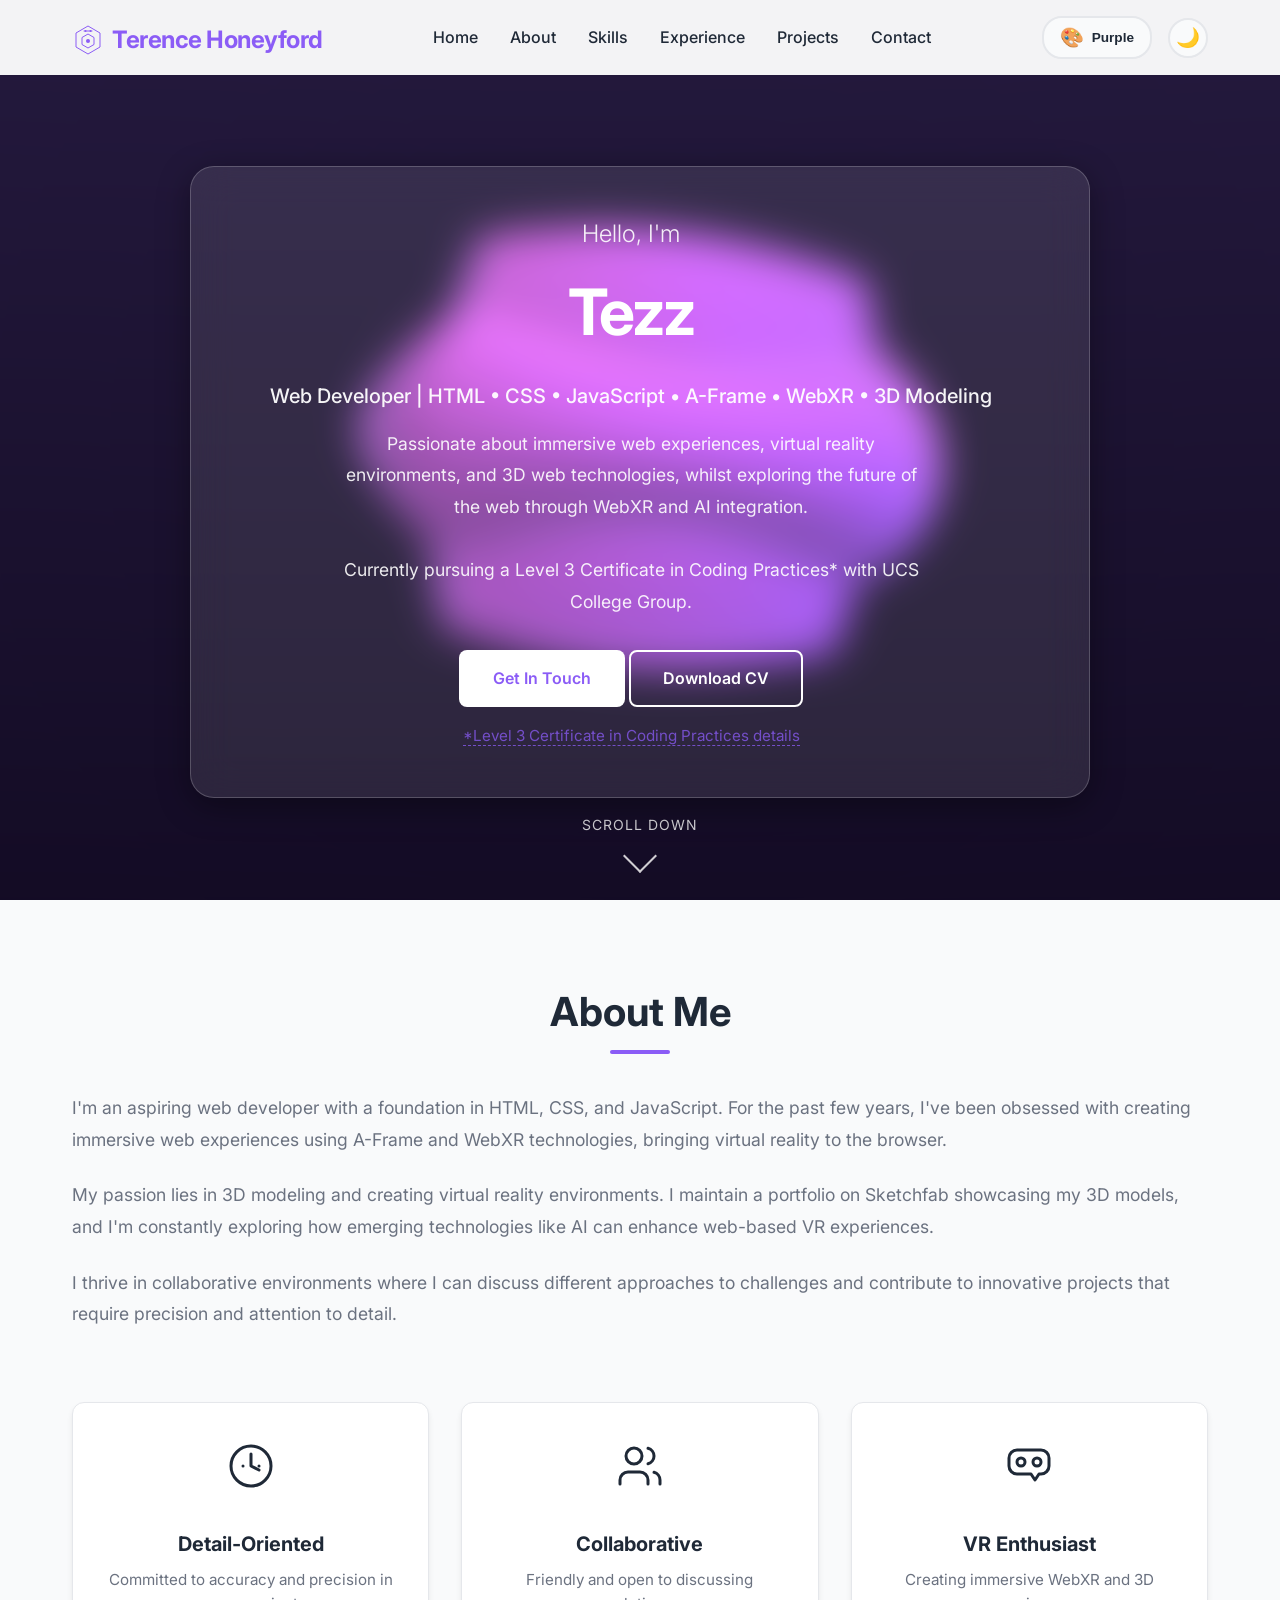
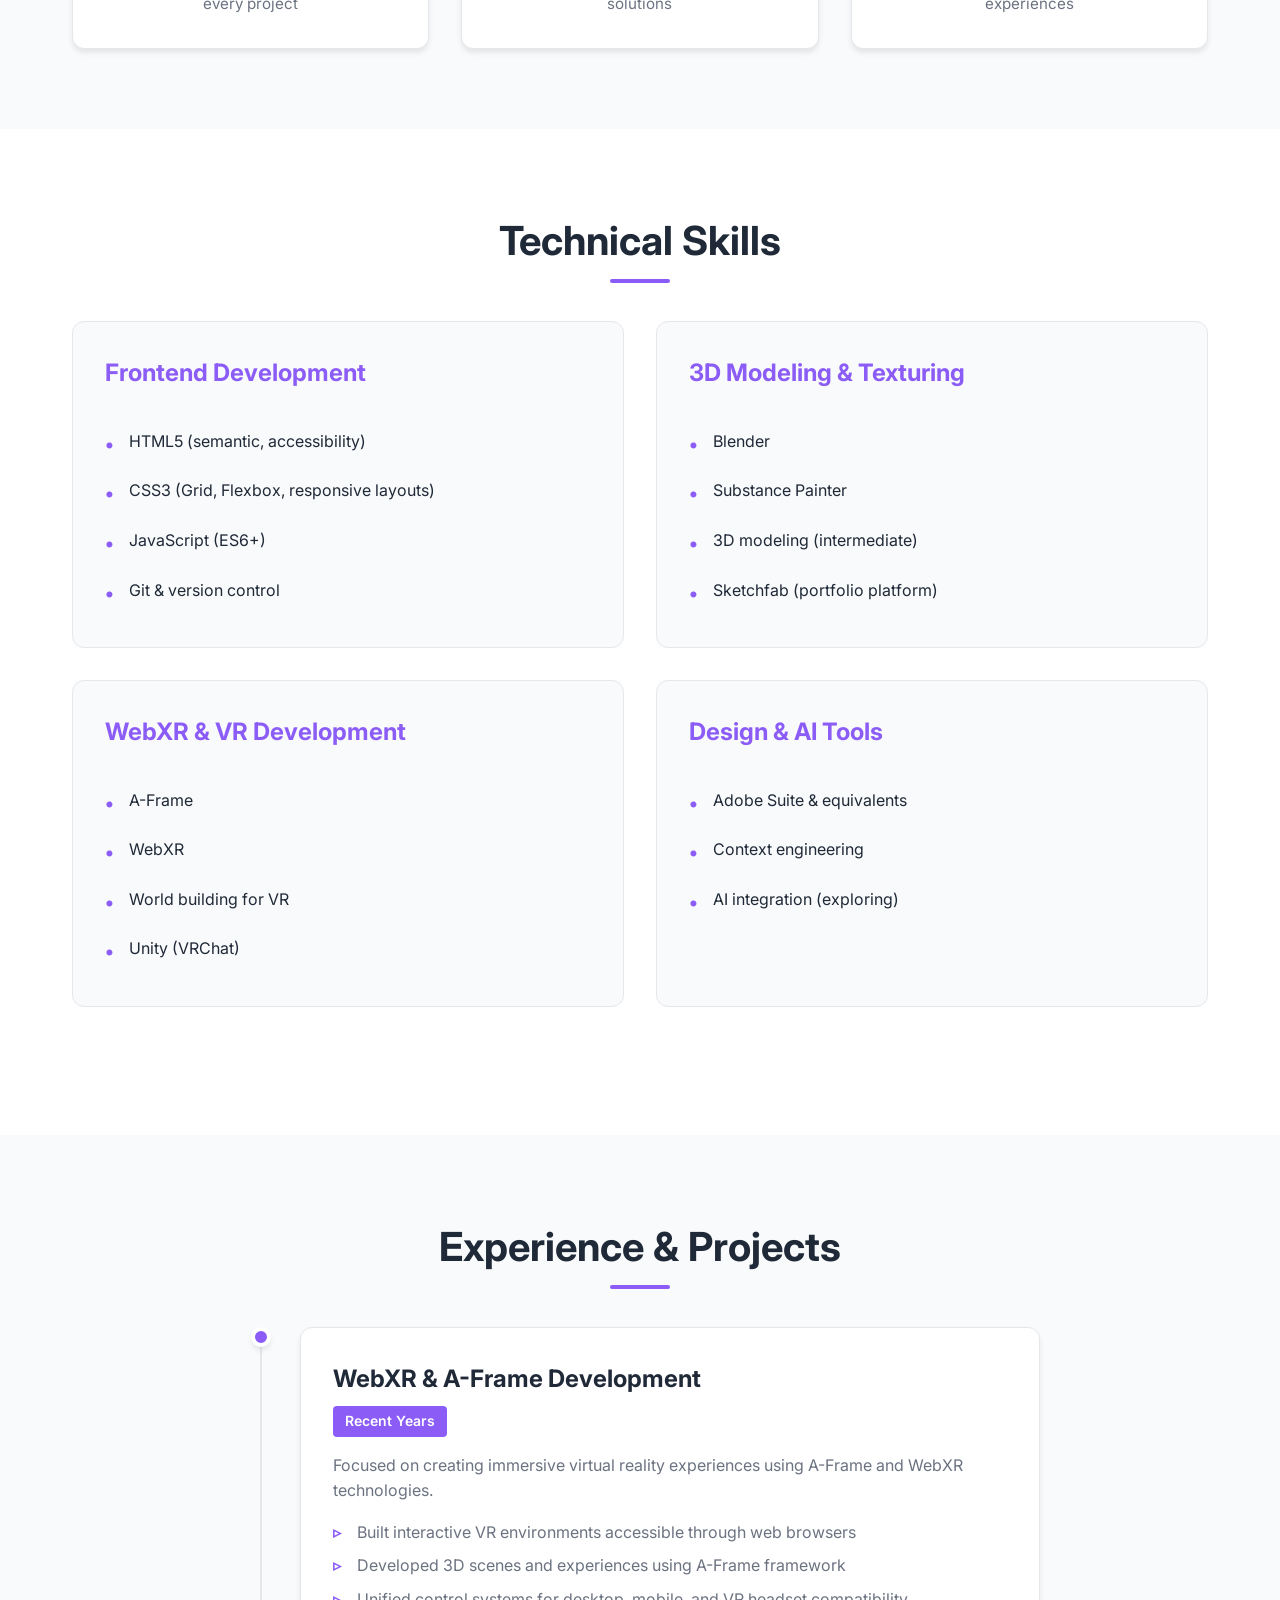
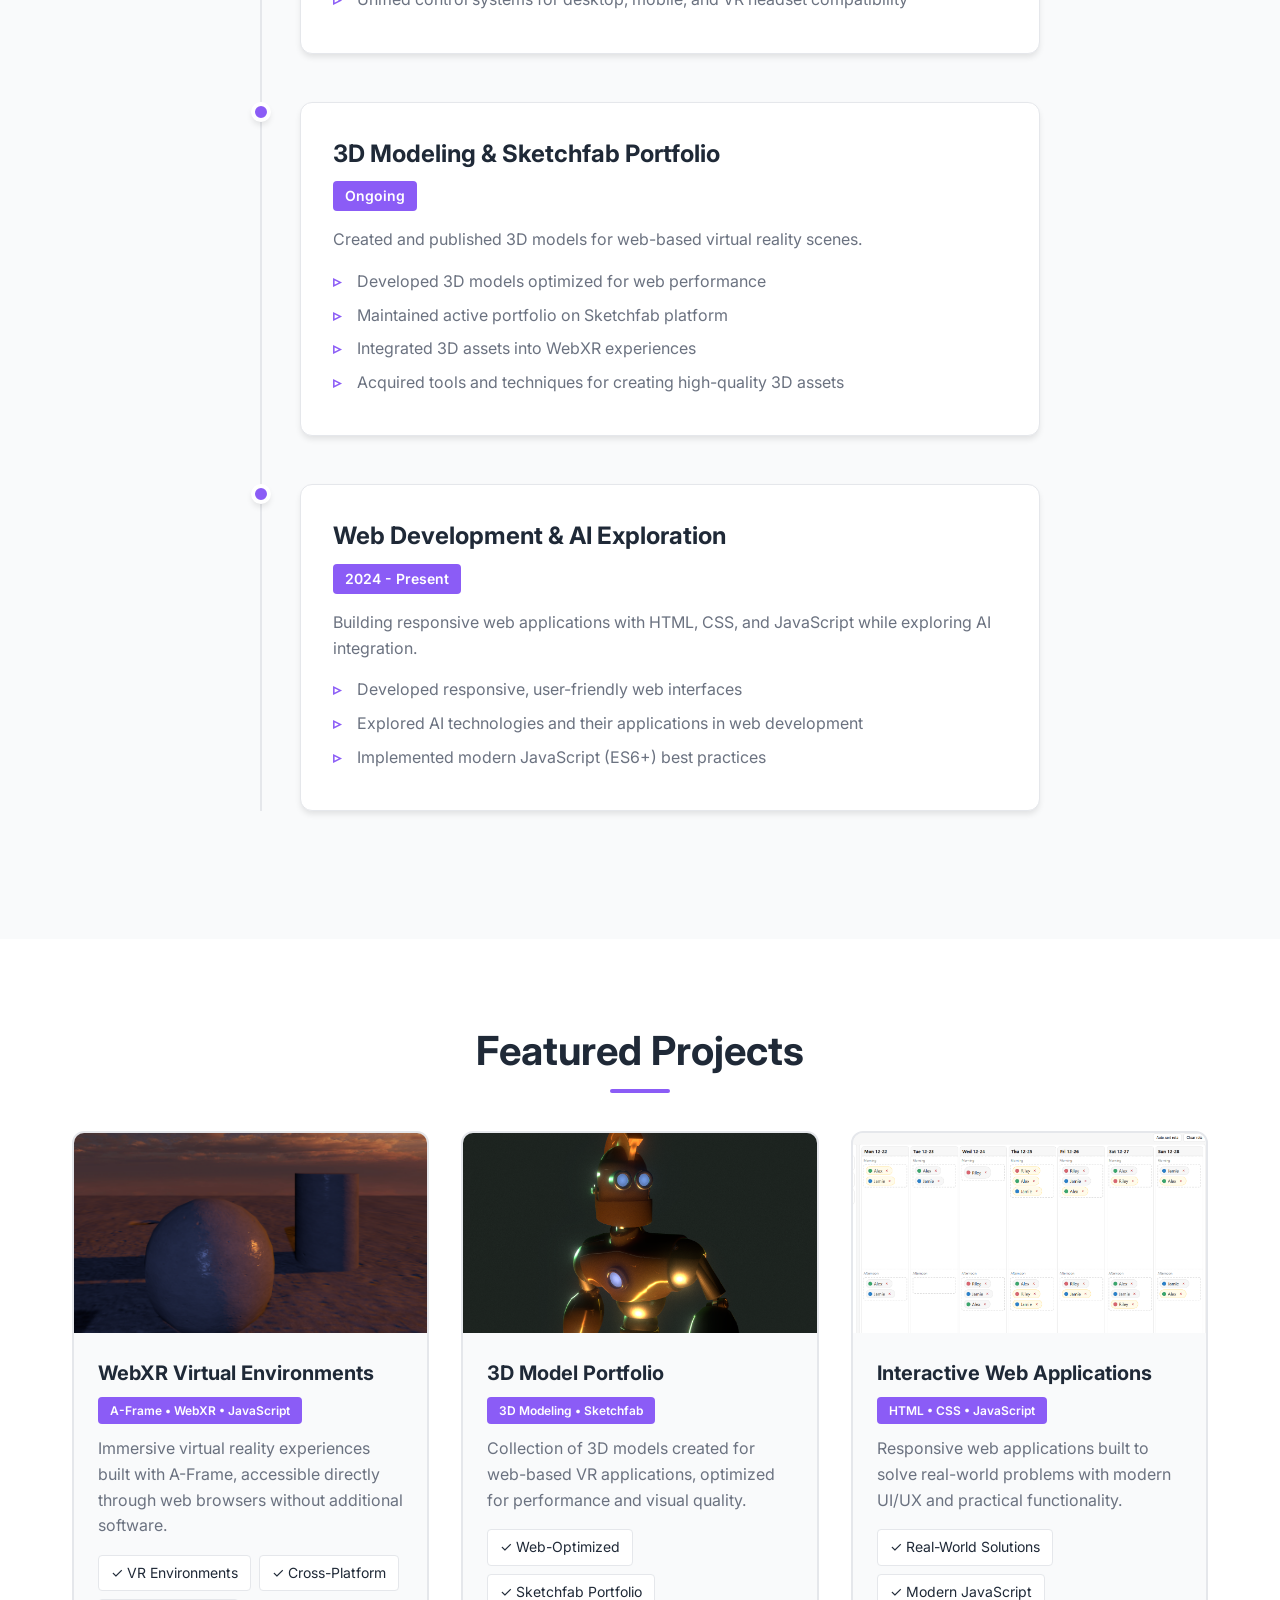
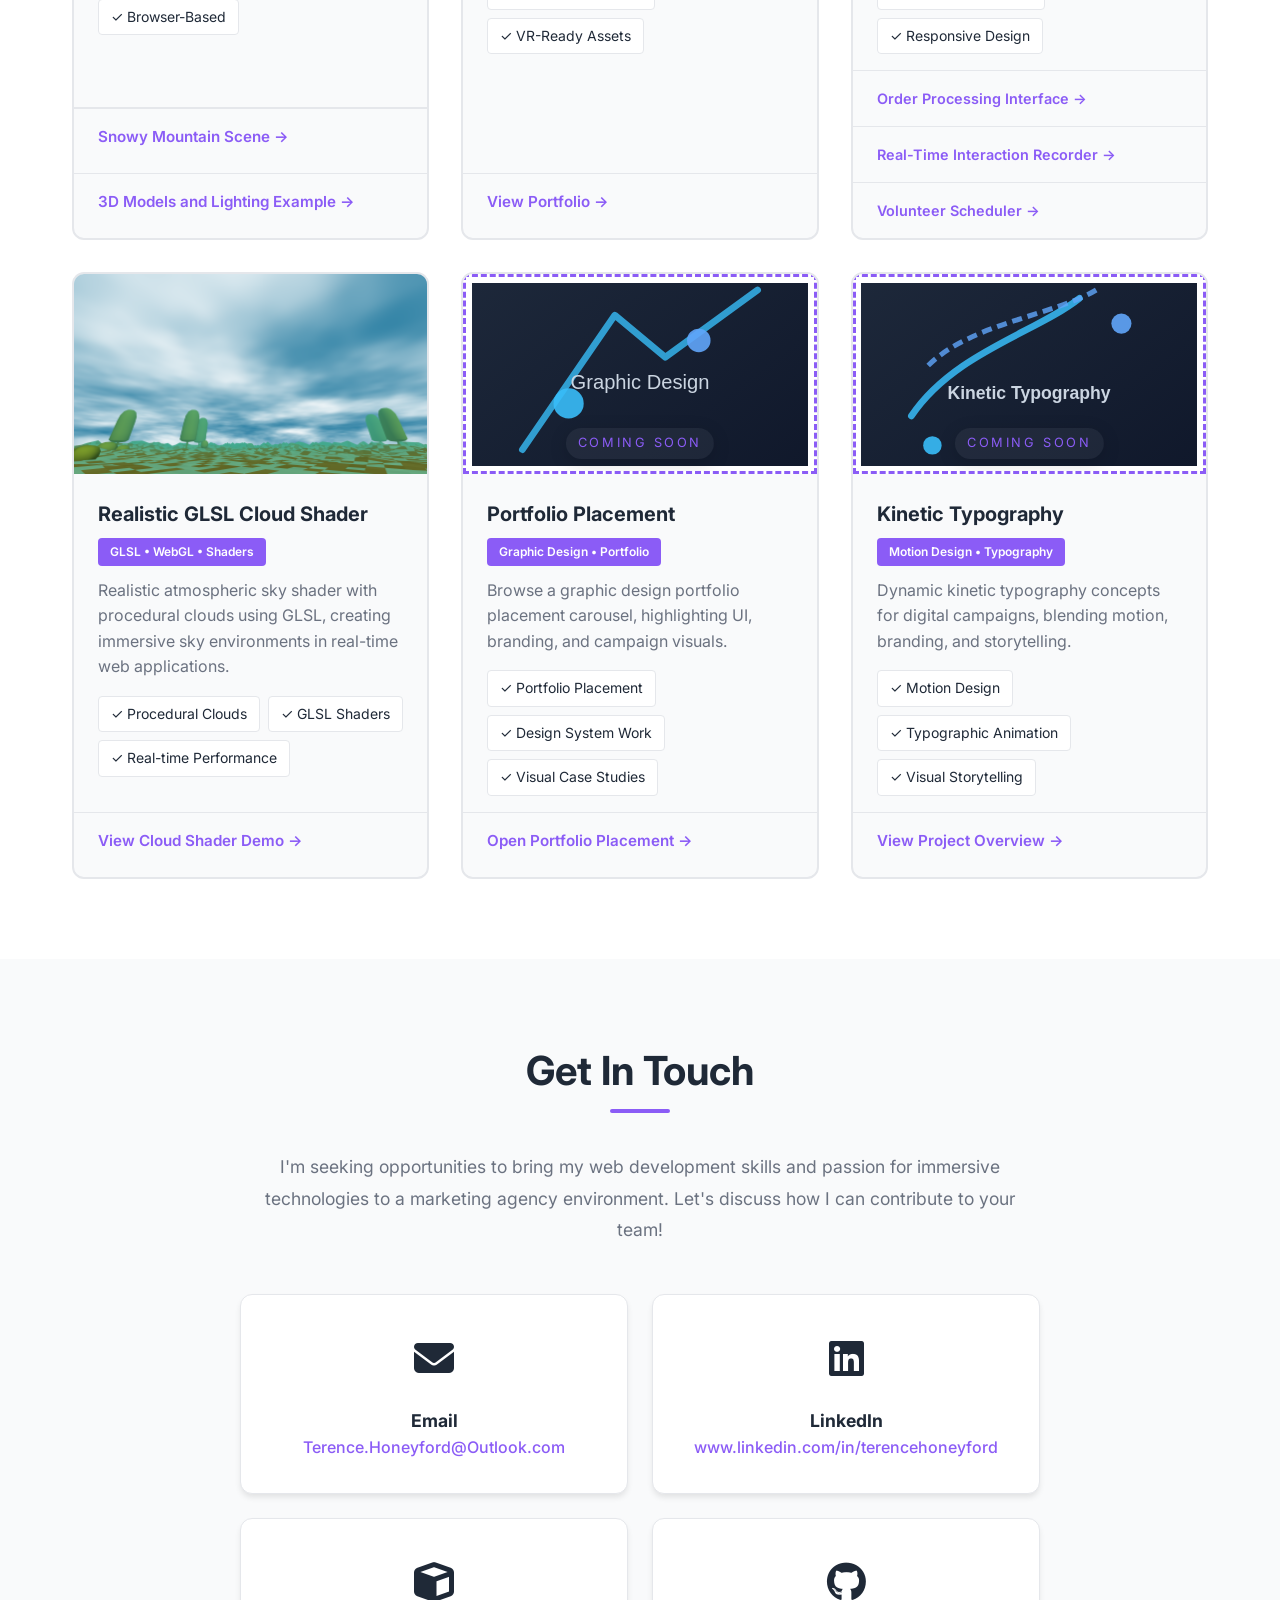
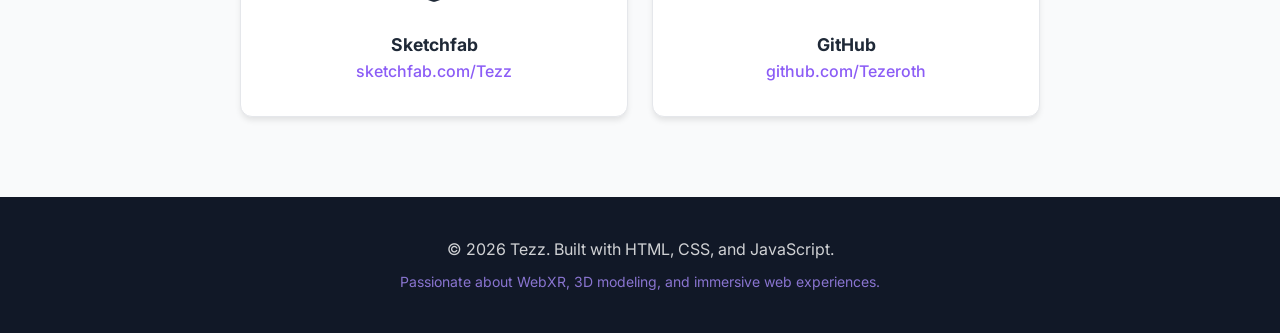
<file: index.html>
<!DOCTYPE html>
<html lang="en">
<head>
    <meta charset="UTF-8">
    <meta name="viewport" content="width=device-width, initial-scale=1.0">
    <meta name="description" content="Web Developer CV - HTML, CSS, JavaScript, A-Frame, WebXR, 3D Modeling">
    <title>Tezz - Web Developer CV</title>
    <link rel="stylesheet" href="styles.css">
    <link rel="preconnect" href="https://fonts.googleapis.com">
    <link rel="preconnect" href="https://fonts.gstatic.com" crossorigin>
    <link href="https://fonts.googleapis.com/css2?family=Inter:wght@300;400;600;700&display=swap" rel="stylesheet">
    <link rel="stylesheet" href="https://cdnjs.cloudflare.com/ajax/libs/font-awesome/6.5.1/css/all.min.css">
</head>
<body>
    <!-- ===== NAVIGATION BAR ===== -->
    <nav id="navbar">
        <div class="nav-container">
            <div class="logo">

                <svg class="logo-icon" xmlns="http://www.w3.org/2000/svg" width="32" height="32" viewBox="0 0 64 64" fill="none">
                    <!-- Outer hexagon representing the web/digital space -->
                    <path d="M32 4L56 18V46L32 60L8 46V18L32 4Z" stroke="currentColor" stroke-width="2" fill="none"/>
                    <!-- Inner 3D cube representing 3D/VR -->
                    <path d="M32 20L44 27V41L32 48L20 41V27L32 20Z" stroke="currentColor" stroke-width="2" fill="none"/>
                    <!-- Central connection point -->
                    <circle cx="32" cy="34" r="4" fill="currentColor"/>
                    <!-- VR headset suggestion at top -->
                    <path d="M24 14H40" stroke="currentColor" stroke-width="2" stroke-linecap="round"/>
                    <circle cx="27" cy="14" r="2" fill="currentColor"/>
                    <circle cx="37" cy="14" r="2" fill="currentColor"/>
                </svg>
                <span> Terence Honeyford</span>
            </div>
            <ul class="nav-menu">
                <li><a href="#home" class="nav-link">Home</a></li>
                <li><a href="#about" class="nav-link">About</a></li>
                <li><a href="#skills" class="nav-link">Skills</a></li>
                <li><a href="#experience" class="nav-link">Experience</a></li>
                <li><a href="#projects" class="nav-link">Projects</a></li>
                <li><a href="#contact" class="nav-link">Contact</a></li>
            </ul>
            <div class="nav-controls">
                <button class="theme-toggle" aria-label="Change color theme">
                    <span class="theme-icon">🎨</span>
                    <span class="theme-name">Purple</span>
                </button>
                <button class="dark-mode-toggle" aria-label="Toggle dark mode">
                    <span class="sun-icon">☀️</span>
                    <span class="moon-icon">🌙</span>
                </button>
                <button class="mobile-menu-toggle" aria-label="Toggle menu">
                    <span></span>
                    <span></span>
                    <span></span>
                </button>
            </div>
        </div>
    </nav>

    <!-- ===== HERO SECTION ===== -->
    <section id="home" class="hero">
        <!-- WebGL Shader Background (Raymarched 3D animation) -->
        <canvas id="shaderCanvas" class="shader-background"></canvas>

        <!-- Frosted Glass Content Card -->
        <div class="hero-glass-card">
            <div class="hero-content">
                <h1 class="hero-title">
                    <span class="greeting">Hello, I'm</span>
                    <span class="name">Tezz</span>
                </h1>
                <p class="hero-subtitle">Web Developer | HTML • CSS • JavaScript • A-Frame • WebXR • 3D Modeling</p>
                <p class="hero-description">
                    Passionate about immersive web experiences, virtual reality environments, and 3D web technologies, whilst exploring the future of the web through WebXR and AI integration.<br><br>
                    Currently pursuing a Level 3 Certificate in Coding Practices* with UCS College Group.
                    
                </p>
                <div class="hero-buttons">
                    <a href="#contact" class="btn btn-primary">Get In Touch</a>
                    <a href="TEZZCV.pdf" class="btn btn-secondary" download>Download CV</a>
                </div>
                <p class="hero-note"><a href="https://www.ucscollegegroup.ac.uk/courses/?_course_type=online-distance-learning&_course_level=3&_course_sort_by=default" target="_blank" rel="noopener noreferrer">*Level 3 Certificate in Coding Practices details</a></p>
            </div>
        </div>

        <div class="scroll-indicator">
            <span>Scroll Down</span>
            <div class="arrow-down"></div>
        </div>
    </section>

    <!-- ===== ABOUT SECTION ===== -->
    <section id="about" class="about">
        <div class="container">
            <h2 class="section-title">About Me</h2>
            <div class="about-content">
                <div class="about-text">
                    <p>
                        I'm an aspiring web developer with a foundation in HTML, CSS, and JavaScript.
                        For the past few years, I've been obsessed with creating immersive web experiences using
                        A-Frame and WebXR technologies, bringing virtual reality to the browser.
                    </p>
                    <p>
                        My passion lies in 3D modeling and creating virtual reality environments. I maintain a
                        portfolio on Sketchfab showcasing my 3D models, and I'm constantly exploring how emerging
                        technologies like AI can enhance web-based VR experiences.
                    </p>
                    <p>
                        I thrive in collaborative environments where I can discuss different approaches to challenges
                        and contribute to innovative projects that require precision and attention to detail.
                    </p>
                </div>
                <div class="about-highlights">
                    <div class="highlight-card">
                        <div class="highlight-icon">
                            <svg xmlns="http://www.w3.org/2000/svg" width="48" height="48" viewBox="0 0 24 24" fill="none" stroke="currentColor" stroke-width="1.5" stroke-linecap="round" stroke-linejoin="round">
                                <circle cx="12" cy="12" r="10"/>
                                <path d="M12 6v6l4 2"/>
                                <path d="M8 12h.01"/>
                                <path d="M16 12h.01"/>
                            </svg>
                        </div>
                        <h3>Detail-Oriented</h3>
                        <p>Committed to accuracy and precision in every project</p>
                    </div>
                    <div class="highlight-card">
                        <div class="highlight-icon">
                            <svg xmlns="http://www.w3.org/2000/svg" width="48" height="48" viewBox="0 0 24 24" fill="none" stroke="currentColor" stroke-width="1.5" stroke-linecap="round" stroke-linejoin="round">
                                <path d="M16 21v-2a4 4 0 0 0-4-4H6a4 4 0 0 0-4 4v2"/>
                                <circle cx="9" cy="7" r="4"/>
                                <path d="M22 21v-2a4 4 0 0 0-3-3.87"/>
                                <path d="M16 3.13a4 4 0 0 1 0 7.75"/>
                            </svg>
                        </div>
                        <h3>Collaborative</h3>
                        <p>Friendly and open to discussing solutions</p>
                    </div>
                    <div class="highlight-card">
                        <div class="highlight-icon">
                            <svg xmlns="http://www.w3.org/2000/svg" width="48" height="48" viewBox="0 0 24 24" fill="none" stroke="currentColor" stroke-width="1.5" stroke-linecap="round" stroke-linejoin="round">
                                <path d="M2 8a4 4 0 0 1 4-4h12a4 4 0 0 1 4 4v4a4 4 0 0 1-4 4h-1l-2 3-2-3H6a4 4 0 0 1-4-4V8z"/>
                                <circle cx="8" cy="10" r="2"/>
                                <circle cx="16" cy="10" r="2"/>
                            </svg>
                        </div>
                        <h3>VR Enthusiast</h3>
                        <p>Creating immersive WebXR and 3D experiences</p>
                    </div>
                </div>
            </div>
        </div>
    </section>

    <!-- ===== TECHNICAL SKILLS SECTION ===== -->
    <section id="skills" class="skills">
        <div class="container">
            <h2 class="section-title">Technical Skills</h2>
            <div class="skills-grid">
                <div class="skill-category">
                    <h3>Frontend Development</h3>
                    <ul class="skill-list">
                        <li>HTML5 (semantic, accessibility)</li>
                        <li>CSS3 (Grid, Flexbox, responsive layouts)</li>
                        <li>JavaScript (ES6+)</li>
                        <li>Git & version control</li>
                    </ul>
                </div>

                <div class="skill-category">
                    <h3>3D Modeling & Texturing</h3>
                    <ul class="skill-list">
                        <li>Blender</li>
                        <li>Substance Painter</li>
                        <li>3D modeling (intermediate)</li>
                        <li>Sketchfab (portfolio platform)</li>
                    </ul>
                </div>

                <div class="skill-category">
                    <h3>WebXR & VR Development</h3>
                    <ul class="skill-list">
                        <li>A-Frame</li>
                        <li>WebXR</li>
                        <li>World building for VR</li>
                        <li>Unity (VRChat)</li>
                    </ul>
                </div>

                <div class="skill-category">
                    <h3>Design & AI Tools</h3>
                    <ul class="skill-list">
                        <li>Adobe Suite & equivalents</li>
                        <li>Context engineering</li>
                        <li>AI integration (exploring)</li>
                    </ul>
                </div>
            </div>
        </div>
    </section>

    <!-- ===== EXPERIENCE SECTION ===== -->
    <section id="experience" class="experience">
        <div class="container">
            <h2 class="section-title">Experience & Projects</h2>
            <div class="timeline">
                <div class="timeline-item">
                    <div class="timeline-marker"></div>
                    <div class="timeline-content">
                        <h3>WebXR & A-Frame Development</h3>
                        <span class="timeline-date">Recent Years</span>
                        <p>Focused on creating immersive virtual reality experiences using A-Frame and WebXR technologies.</p>
                        <ul>
                            <li>Built interactive VR environments accessible through web browsers</li>
                            <li>Developed 3D scenes and experiences using A-Frame framework</li>
                            <li>Unified control systems for desktop, mobile, and VR headset compatibility</li>
                        </ul>
                    </div>
                </div>

                <div class="timeline-item">
                    <div class="timeline-marker"></div>
                    <div class="timeline-content">
                        <h3>3D Modeling & Sketchfab Portfolio</h3>
                        <span class="timeline-date">Ongoing</span>
                        <p>Created and published 3D models for web-based virtual reality scenes.</p>
                        <ul>
                            <li>Developed 3D models optimized for web performance</li>
                            <li>Maintained active portfolio on Sketchfab platform</li>
                            <li>Integrated 3D assets into WebXR experiences</li>
                            <li>Acquired tools and techniques for creating high-quality 3D assets</li>
                        </ul>
                    </div>
                </div>

                <div class="timeline-item">
                    <div class="timeline-marker"></div>
                    <div class="timeline-content">
                        <h3>Web Development & AI Exploration</h3>
                        <span class="timeline-date">2024 - Present</span>
                        <p>Building responsive web applications with HTML, CSS, and JavaScript while exploring AI integration.</p>
                        <ul>
                            <li>Developed responsive, user-friendly web interfaces</li>
                            <li>Explored AI technologies and their applications in web development</li>
                            <li>Implemented modern JavaScript (ES6+) best practices</li>
                        </ul>
                    </div>
                </div>
            </div>
        </div>
    </section>

    <!-- ===== PROJECTS SHOWCASE ===== -->
    <section id="projects" class="projects">
        <div class="container">
            <h2 class="section-title">Featured Projects</h2>
            <div class="projects-grid">
                <div class="project-card">
                    <div class="project-image">
                        <img src="pbrlighting.png" alt="WebXR Virtual Environment with PBR Lighting">
                    </div>
                    <div class="project-header">
                        <h3>WebXR Virtual Environments</h3>
                        <span class="project-tag">A-Frame • WebXR • JavaScript</span>
                    </div>
                    <p>Immersive virtual reality experiences built with A-Frame, accessible directly through web browsers without additional software.</p>
                    <div class="project-features">
                        <span>✓ VR Environments</span>
                        <span>✓ Cross-Platform</span>
                        <span>✓ Browser-Based</span>
                    </div>
                    <div class="project-links">
                        <a href="https://tezeroth.github.io/GLSL-Shader-conversion-test/" target="_blank" rel="noopener noreferrer" class="project-link">Snowy Mountain Scene →</a>
                        <a href="https://tezeroth.github.io/1k-PBR-Lighting-test/" target="_blank" rel="noopener noreferrer" class="project-link">3D Models and Lighting Example →</a>
                    </div>
                </div>

                <div class="project-card">
                    <div class="project-image">
                        <img src="3drobot.png" alt="3D Robot Model">
                    </div>
                    <div class="project-header">
                        <h3>3D Model Portfolio</h3>
                        <span class="project-tag">3D Modeling • Sketchfab</span>
                    </div>
                    <p>Collection of 3D models created for web-based VR applications, optimized for performance and visual quality.</p>
                    <div class="project-features">
                        <span>✓ Web-Optimized</span>
                        <span>✓ Sketchfab Portfolio</span>
                        <span>✓ VR-Ready Assets</span>
                    </div>
                    <a href="https://sketchfab.com/Tezz" target="_blank" rel="noopener noreferrer" class="project-link">View Portfolio →</a>
                </div>

                <div class="project-card">
                    <div class="project-image">
                        <img src="rotatoolscreenshot.png" alt="Interactive Web Application Screenshot">
                    </div>
                    <div class="project-header">
                        <h3>Interactive Web Applications</h3>
                        <span class="project-tag">HTML • CSS • JavaScript</span>
                    </div>
                    <p>Responsive web applications built to solve real-world problems with modern UI/UX and practical functionality.</p>
                    <div class="project-features">
                        <span>✓ Real-World Solutions</span>
                        <span>✓ Modern JavaScript</span>
                        <span>✓ Responsive Design</span>
                    </div>
                    <div class="project-links">
                        <a href="websim/order_processing_interface/index.html" target="_blank" class="project-link-small">Order Processing Interface →</a>
                        <a href="websim/real_time_interaction_recorder/index.html" target="_blank" class="project-link-small">Real-Time Interaction Recorder →</a>
                        <a href="websim/volunteer_scheduler/index.html" target="_blank" class="project-link-small">Volunteer Scheduler →</a>
                    </div>
                </div>

                <div class="project-card">
                    <div class="project-image">
                        <img src="Assets/sky.png" alt="Realistic GLSL Cloud Shader">
                    </div>
                    <div class="project-header">
                        <h3>Realistic GLSL Cloud Shader</h3>
                        <span class="project-tag">GLSL • WebGL • Shaders</span>
                    </div>
                    <p>Realistic atmospheric sky shader with procedural clouds using GLSL, creating immersive sky environments in real-time web applications.</p>
                    <div class="project-features">
                        <span>✓ Procedural Clouds</span>
                        <span>✓ GLSL Shaders</span>
                        <span>✓ Real-time Performance</span>
                    </div>
                    <a href="https://tezeroth.github.io/realistic-GLSL-cloud-shader/" target="_blank" rel="noopener noreferrer" class="project-link">View Cloud Shader Demo →</a>
                </div>

                <div class="project-card">
                    <div class="project-image project-image--coming-soon">
                        <img src="Assets/graphic-design-placeholder.svg" alt="Portfolio Placement">
                    </div>
                    <div class="project-header">
                        <h3>Portfolio Placement</h3>
                        <span class="project-tag">Graphic Design • Portfolio</span>
                    </div>
                    <p>Browse a graphic design portfolio placement carousel, highlighting UI, branding, and campaign visuals.</p>
                    <div class="project-features">
                        <span>✓ Portfolio Placement</span>
                        <span>✓ Design System Work</span>
                        <span>✓ Visual Case Studies</span>
                    </div>
                    <a href="graphic-design-portfolio.html" class="project-link">Open Portfolio Placement →</a>
                </div>

                <div class="project-card">
                    <div class="project-image project-image--coming-soon">
                        <img src="Assets/kinetic-typography-placeholder.svg" alt="Kinetic Typography Project">
                    </div>
                    <div class="project-header">
                        <h3>Kinetic Typography</h3>
                        <span class="project-tag">Motion Design • Typography</span>
                    </div>
                    <p>Dynamic kinetic typography concepts for digital campaigns, blending motion, branding, and storytelling.</p>
                    <div class="project-features">
                        <span>✓ Motion Design</span>
                        <span>✓ Typographic Animation</span>
                        <span>✓ Visual Storytelling</span>
                    </div>
                    <a href="#contact" class="project-link">View Project Overview →</a>
                </div>
            </div>
        </div>
    </section>

    <!-- ===== CONTACT SECTION ===== -->
    <section id="contact" class="contact">
        <div class="container">
            <h2 class="section-title">Get In Touch</h2>
            <div class="contact-content">
                <p class="contact-intro">
                    I'm seeking opportunities to bring my web development skills and passion for immersive technologies
                    to a marketing agency environment. Let's discuss how I can contribute to your team!
                </p>
                <div class="contact-info">
                    <div class="contact-item">
                        <div class="contact-icon"><i class="fas fa-envelope"></i></div>
                        <div>
                            <h4>Email</h4>
                            <a href="mailto:Terence.Honeyford@Outlook.com">Terence.Honeyford@Outlook.com</a>
                        </div>
                    </div>
                    <div class="contact-item">
                        <div class="contact-icon"><i class="fab fa-linkedin"></i></div>
                        <div>
                            <h4>LinkedIn</h4>
                            <a href="https://www.linkedin.com/in/terencehoneyford" target="_blank">www.linkedin.com/in/terencehoneyford</a>
                        </div>
                    </div>
                    <div class="contact-item">
                        <div class="contact-icon"><i class="fas fa-cube"></i></div>
                        <div>
                            <h4>Sketchfab</h4>
                            <a href="https://sketchfab.com/Tezz" target="_blank">sketchfab.com/Tezz</a>
                        </div>
                    </div>
                    <div class="contact-item">
                        <div class="contact-icon"><i class="fab fa-github"></i></div>
                        <div>
                            <h4>GitHub</h4>
                            <a href="https://github.com/Tezeroth" target="_blank">github.com/Tezeroth</a>
                        </div>
                    </div>
                </div>
            </div>
        </div>
    </section>

    <!-- ===== FOOTER ===== -->
    <footer class="footer">
        <div class="container">
            <p>&copy; 2024 Tezz. Built with HTML, CSS, and JavaScript.</p>
            <p class="footer-note">Passionate about WebXR, 3D modeling, and immersive web experiences.</p>
        </div>
    </footer>

    <script src="script.js"></script>
</body>
</html>
</file>
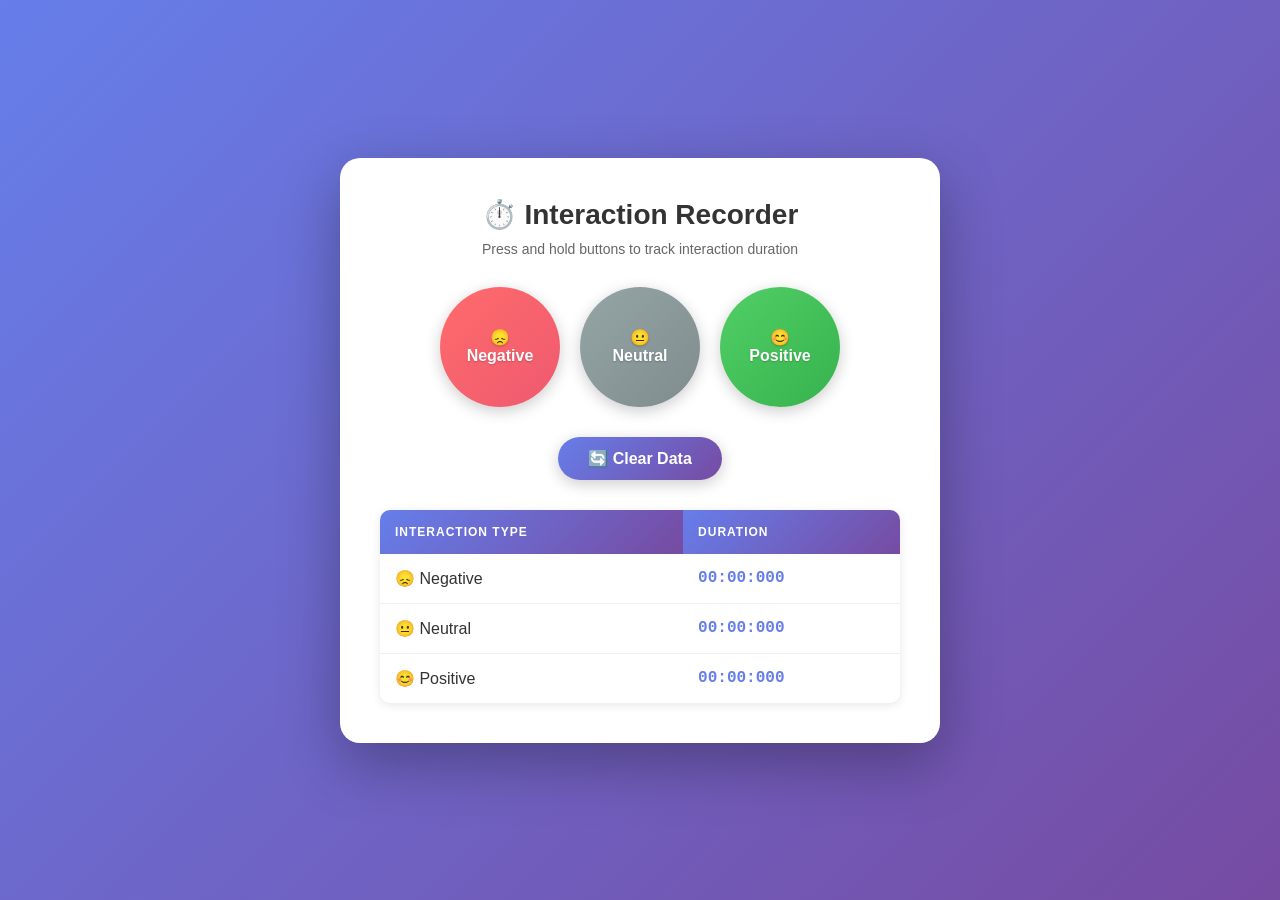
<file: websim/real_time_interaction_recorder/index.html>
<!DOCTYPE html>
<html lang="en">
<head>
    <meta charset="UTF-8">
    <meta name="viewport" content="width=device-width, initial-scale=1.0">
    <title>Real-Time Interaction Recorder</title>
    <style>
        * {
            box-sizing: border-box;
        }

        body {
            font-family: 'Segoe UI', Tahoma, Geneva, Verdana, sans-serif;
            display: flex;
            flex-direction: column;
            align-items: center;
            justify-content: center;
            min-height: 100vh;
            margin: 0;
            padding: 20px;
            background: linear-gradient(135deg, #667eea 0%, #764ba2 100%);
        }

        .container {
            background: white;
            border-radius: 20px;
            padding: 40px;
            box-shadow: 0 20px 60px rgba(0, 0, 0, 0.3);
            max-width: 600px;
            width: 100%;
        }

        h1 {
            text-align: center;
            color: #333;
            margin: 0 0 10px 0;
            font-size: 28px;
        }

        .subtitle {
            text-align: center;
            color: #666;
            margin: 0 0 30px 0;
            font-size: 14px;
        }

        .button-container {
            display: flex;
            gap: 20px;
            margin-bottom: 30px;
            justify-content: center;
            flex-wrap: wrap;
        }

        .interaction-button {
            width: 120px;
            height: 120px;
            border: none;
            border-radius: 50%;
            font-size: 16px;
            font-weight: 600;
            cursor: pointer;
            transition: all 0.2s ease;
            box-shadow: 0 4px 15px rgba(0, 0, 0, 0.2);
            color: white;
            text-shadow: 0 1px 2px rgba(0, 0, 0, 0.2);
        }

        .interaction-button:hover {
            transform: translateY(-2px);
            box-shadow: 0 6px 20px rgba(0, 0, 0, 0.3);
        }

        .interaction-button:active {
            transform: scale(0.95);
            box-shadow: 0 2px 10px rgba(0, 0, 0, 0.2);
        }

        #negative {
            background: linear-gradient(135deg, #ff6b6b 0%, #ee5a6f 100%);
        }

        #neutral {
            background: linear-gradient(135deg, #95a5a6 0%, #7f8c8d 100%);
        }

        #positive {
            background: linear-gradient(135deg, #51cf66 0%, #37b24d 100%);
        }

        #clear {
            background: linear-gradient(135deg, #667eea 0%, #764ba2 100%);
            color: white;
            padding: 12px 30px;
            border: none;
            border-radius: 25px;
            cursor: pointer;
            margin-bottom: 30px;
            font-size: 16px;
            font-weight: 600;
            box-shadow: 0 4px 15px rgba(0, 0, 0, 0.2);
            transition: all 0.2s ease;
            display: block;
            margin-left: auto;
            margin-right: auto;
        }

        #clear:hover {
            transform: translateY(-2px);
            box-shadow: 0 6px 20px rgba(0, 0, 0, 0.3);
        }

        #clear:active {
            transform: translateY(0);
        }

        table {
            border-collapse: collapse;
            width: 100%;
            background: white;
            border-radius: 10px;
            overflow: hidden;
            box-shadow: 0 2px 10px rgba(0, 0, 0, 0.1);
        }

        th, td {
            padding: 15px;
            text-align: left;
        }

        th {
            background: linear-gradient(135deg, #667eea 0%, #764ba2 100%);
            color: white;
            font-weight: 600;
            text-transform: uppercase;
            font-size: 12px;
            letter-spacing: 1px;
        }

        td {
            border-bottom: 1px solid #f0f0f0;
            color: #333;
        }

        tr:last-child td {
            border-bottom: none;
        }

        tr:hover td {
            background-color: #f8f9fa;
        }

        .time-display {
            font-family: 'Courier New', monospace;
            font-size: 16px;
            font-weight: 600;
            color: #667eea;
        }

        @media (max-width: 600px) {
            .container {
                padding: 20px;
            }

            h1 {
                font-size: 24px;
            }

            .interaction-button {
                width: 90px;
                height: 90px;
                font-size: 14px;
            }

            .button-container {
                gap: 15px;
            }
        }
    </style>
</head>
<body>
<div class="container">
    <h1>⏱️ Interaction Recorder</h1>
    <p class="subtitle">Press and hold buttons to track interaction duration</p>

    <div class="button-container">
        <button id="negative" class="interaction-button">😞<br>Negative</button>
        <button id="neutral" class="interaction-button">😐<br>Neutral</button>
        <button id="positive" class="interaction-button">😊<br>Positive</button>
    </div>

    <button id="clear">🔄 Clear Data</button>

    <table id="data-table">
        <tr>
            <th>Interaction Type</th>
            <th>Duration</th>
        </tr>
        <tr>
            <td>😞 Negative</td>
            <td id="negative-time" class="time-display">00:00:000</td>
        </tr>
        <tr>
            <td>😐 Neutral</td>
            <td id="neutral-time" class="time-display">00:00:000</td>
        </tr>
        <tr>
            <td>😊 Positive</td>
            <td id="positive-time" class="time-display">00:00:000</td>
        </tr>
    </table>
</div>

<script>
    const buttons = {
        negative: document.getElementById('negative'),
        neutral: document.getElementById('neutral'),
        positive: document.getElementById('positive')
    };
    const clearButton = document.getElementById('clear');
    const timeDisplays = {
        negative: document.getElementById('negative-time'),
        neutral: document.getElementById('neutral-time'),
        positive: document.getElementById('positive-time')
    };

    let timers = {
        negative: 0,
        neutral: 0,
        positive: 0
    };
    let intervals = {
        negative: null,
        neutral: null,
        positive: null
    };

    function startTimer(type) {
        if (intervals[type]) return;
        const startTime = Date.now() - timers[type];
        intervals[type] = setInterval(() => {
            timers[type] = Date.now() - startTime;
            updateDisplay(type);
        }, 10);
    }

    function stopTimer(type) {
        if (intervals[type]) {
            clearInterval(intervals[type]);
            intervals[type] = null;
        }
    }

    function updateDisplay(type) {
        const time = timers[type];
        const minutes = Math.floor(time / 60000);
        const seconds = Math.floor((time % 60000) / 1000);
        const milliseconds = time % 1000;
        timeDisplays[type].textContent = 
            `${minutes.toString().padStart(2, '0')}:${seconds.toString().padStart(2, '0')}:${milliseconds.toString().padStart(3, '0')}`;
    }

    function clearData() {
        for (let type in timers) {
            timers[type] = 0;
            stopTimer(type);
            updateDisplay(type);
        }
    }

    for (let type in buttons) {
        buttons[type].addEventListener('mousedown', () => startTimer(type));
        buttons[type].addEventListener('mouseup', () => stopTimer(type));
        buttons[type].addEventListener('mouseleave', () => stopTimer(type));
        buttons[type].addEventListener('touchstart', (e) => {
            e.preventDefault();
            startTimer(type);
        });
        buttons[type].addEventListener('touchend', () => stopTimer(type));
    }

    clearButton.addEventListener('click', clearData);

    // For mobile devices
    document.body.addEventListener('touchmove', (e) => {
        e.preventDefault();
    }, { passive: false });
</script>
</body>
</html>
</file>
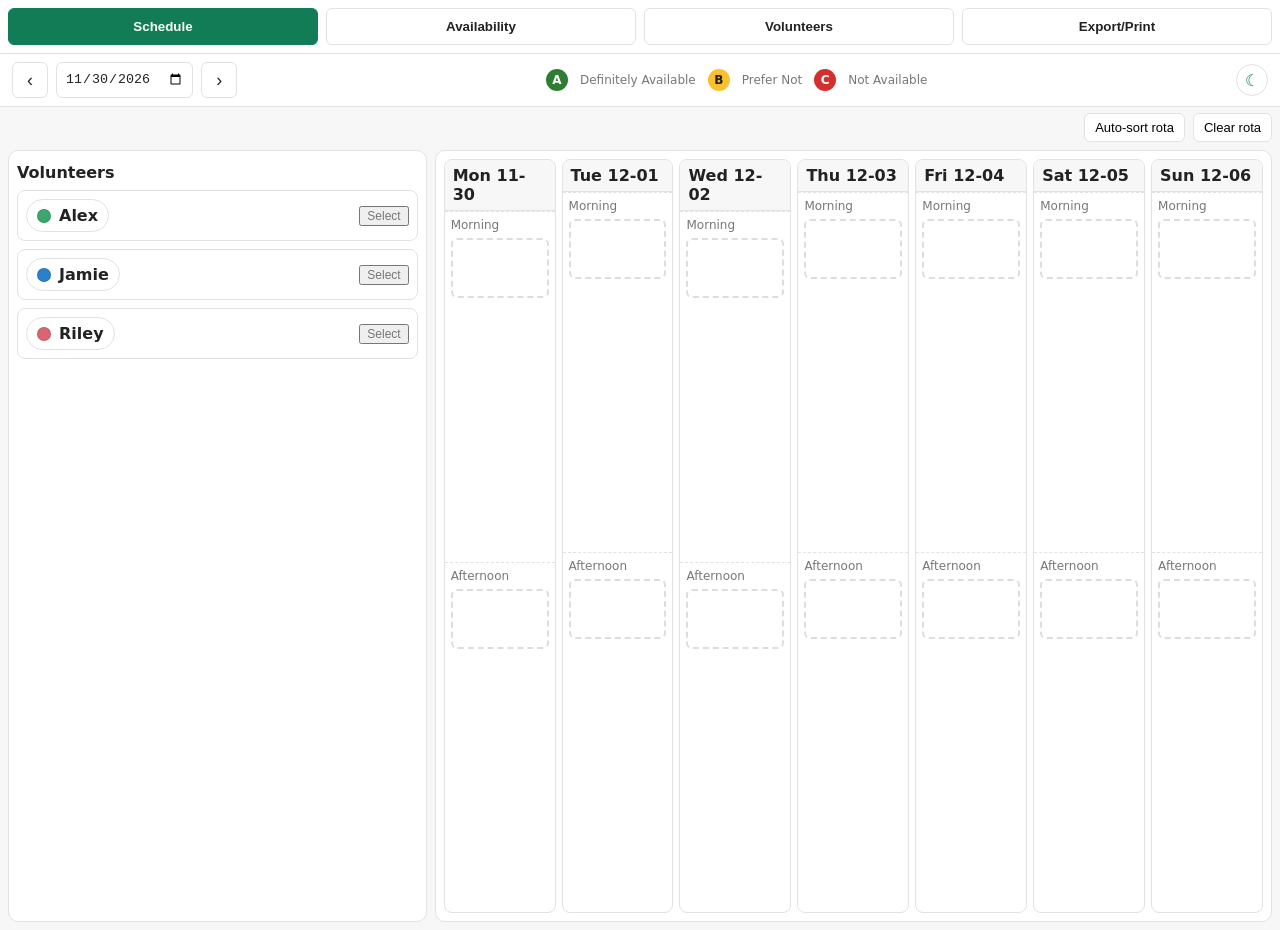
<file: websim/volunteer_scheduler/index.html>
<!DOCTYPE html>
<html lang="en">
<head>
  <meta charset="UTF-8" />
  <meta name="viewport" content="width=device-width, initial-scale=1, viewport-fit=cover" />
  <title>Thrift Store Volunteer Scheduler</title>
  <link rel="stylesheet" href="style.css" />
  <link rel="stylesheet" href="print.css" media="print" />
</head>
<body>
  <div id="app">
    <nav class="tabs">
      <button class="tab-btn active" data-tab="schedule">Schedule</button>
      <button class="tab-btn" data-tab="availability">Availability</button>
      <button class="tab-btn" data-tab="volunteers">Volunteers</button>
      <button class="tab-btn" data-tab="export">Export/Print</button>
    </nav>

    <header class="topbar">
      <div class="week-picker">
        <button id="prev-week" aria-label="Previous week">‹</button>
        <input type="date" id="week-start" />
        <button id="next-week" aria-label="Next week">›</button>
      </div>
      <div class="legend">
        <span class="pill a">A</span> Definitely Available
        <span class="pill b">B</span> Prefer Not
        <span class="pill c">C</span> Not Available
      </div>
      <button id="darkmode-btn" class="icon-btn" aria-label="Toggle dark mode" type="button">☾</button>
    </header>

    <!-- Schedule -->
    <section class="tab-content active" id="tab-schedule">
      <div style="display:flex;justify-content:flex-end;gap:8px;padding:6px 8px 0;">
        <button id="auto-rota" style="border:1px solid var(--border);background:#fff;border-radius:6px;padding:6px 10px;font-size:13px;">Auto-sort rota</button>
        <button id="clear-rota" style="border:1px solid var(--border);background:#fff;border-radius:6px;padding:6px 10px;font-size:13px;">Clear rota</button>
      </div>
      <div class="schedule-layout">
        <aside class="volunteer-pool" id="volunteer-pool">
          <!-- populated by JS -->
        </aside>
        <main class="schedule-grid" id="schedule-grid">
          <!-- populated by JS -->
        </main>
      </div>
    </section>

    <!-- Availability -->
    <section class="tab-content" id="tab-availability">
      <div class="availability-layout">
        <div class="availability-controls">
          <label>
            Volunteer
            <select id="availability-volunteer-select"></select>
          </label>
        </div>
        <div id="availability-grid" class="availability-grid">
          <!-- populated by JS -->
        </div>
      </div>
    </section>

    <!-- Volunteers -->
    <section class="tab-content" id="tab-volunteers">
      <div class="volunteers-layout">
        <form id="volunteer-form" class="volunteer-form">
          <input type="hidden" id="volunteer-id" />
          <label>
            Name
            <input type="text" id="volunteer-name" required />
          </label>
          <label>
            Color
            <input type="color" id="volunteer-color" value="#3aa76d" />
          </label>
          <label>
            Notes
            <input type="text" id="volunteer-notes" placeholder="Optional" />
          </label>
          <div class="form-actions">
            <button type="submit" id="save-volunteer">Save</button>
            <button type="button" id="reset-volunteer">Clear</button>
          </div>
        </form>

        <div class="volunteer-table-wrap">
          <table class="volunteer-table" id="volunteer-table">
            <thead>
              <tr>
                <th>Name</th>
                <th>Notes</th>
                <th>Actions</th>
              </tr>
            </thead>
            <tbody>
              <!-- populated by JS -->
            </tbody>
          </table>
        </div>
      </div>
    </section>

    <!-- Export / Print -->
    <section class="tab-content" id="tab-export">
      <div class="export-layout">
        <div class="export-actions">
          <button id="export-json">Export JSON</button>
          <button id="export-csv">Export CSV</button>
          <button id="print-rota">Print Rota</button>
        </div>
        <textarea id="export-output" readonly placeholder="Export output appears here"></textarea>
      </div>
    </section>


  </div>

  <script src="storage.js"></script>
  <script src="app.js"></script>
</body>
</html>
</file>
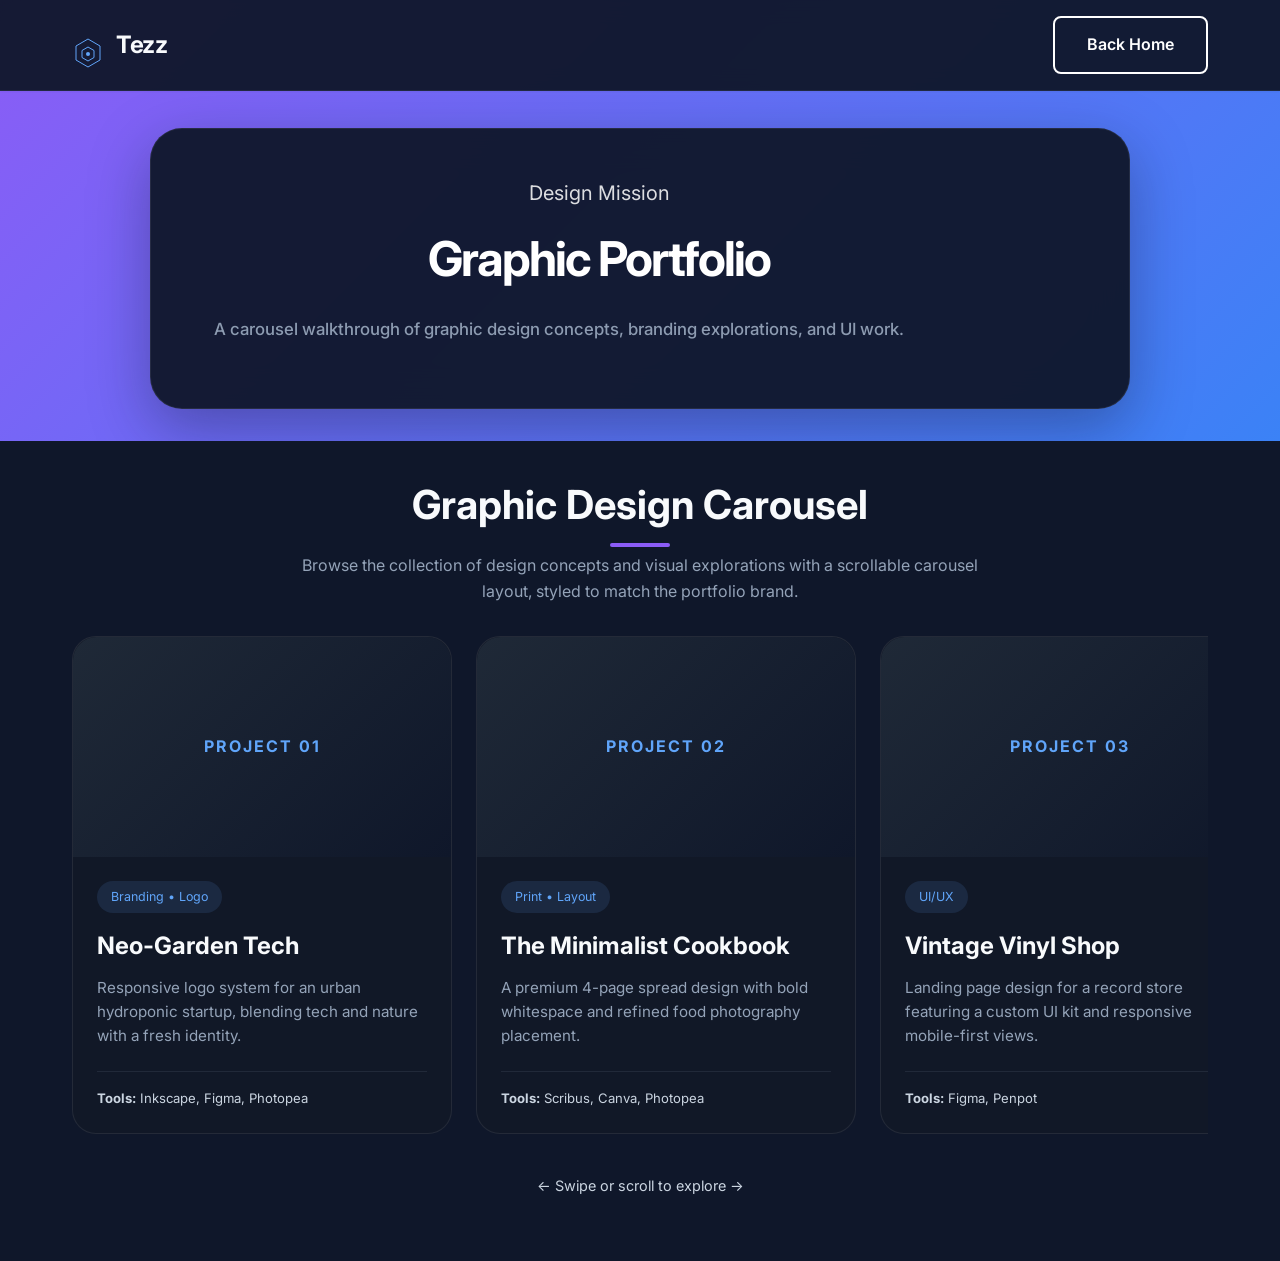
<file: graphic-design-portfolio.html>
<!DOCTYPE html>
<html lang="en">
<head>
    <meta charset="UTF-8">
    <meta name="viewport" content="width=device-width, initial-scale=1.0">
    <title>Graphic Design Portfolio | Tezz</title>
    <link rel="stylesheet" href="styles.css">
    <link rel="preconnect" href="https://fonts.googleapis.com">
    <link rel="preconnect" href="https://fonts.gstatic.com" crossorigin>
    <link href="https://fonts.googleapis.com/css2?family=Inter:wght@300;400;600;700&display=swap" rel="stylesheet">
</head>
<body>
    <nav id="navbar">
        <div class="nav-container">
            <div class="logo">
                <svg class="logo-icon" xmlns="http://www.w3.org/2000/svg" width="32" height="32" viewBox="0 0 64 64" fill="none">
                    <path d="M32 4L56 18V46L32 60L8 46V18L32 4Z" stroke="currentColor" stroke-width="2" fill="none"/>
                    <path d="M32 20L44 27V41L32 48L20 41V27L32 20Z" stroke="currentColor" stroke-width="2" fill="none"/>
                    <circle cx="32" cy="34" r="4" fill="currentColor"/>
                </svg>
                <span>Tezz</span>
            </div>
            <div class="nav-controls">
                <a class="btn btn-secondary" href="index.html">Back Home</a>
            </div>
        </div>
    </nav>

    <main class="hero" style="min-height: auto; padding-top: 8rem;">
        <div class="hero-glass-card" style="background: rgba(15, 23, 42, 0.95); box-shadow: 0 20px 60px rgba(15, 23, 42, 0.35);">
            <div class="hero-content">
                <h1 class="hero-title">
                    <span class="greeting">Design Mission</span>
                    <span class="name">Graphic Portfolio</span>
                </h1>
                <p class="hero-subtitle">A carousel walkthrough of graphic design concepts, branding explorations, and UI work.</p>
            </div>
        </div>
    </main>

    <section class="projects" style="padding: 2rem 0 4rem; background: #0f172a;">
        <div class="container">
            <h2 class="section-title" style="color: #f8fafc;">Graphic Design Carousel</h2>
            <p style="max-width: 720px; margin: 1rem auto 2rem; color: #94a3b8; text-align: center;">Browse the collection of design concepts and visual explorations with a scrollable carousel layout, styled to match the portfolio brand.</p>
            <div class="carousel-container">
                <div class="mission-card">
                    <div class="placeholder-img">Project 01</div>
                    <div class="card-content">
                        <div>
                            <div class="tag">Branding • Logo</div>
                            <h2>Neo-Garden Tech</h2>
                            <p>Responsive logo system for an urban hydroponic startup, blending tech and nature with a fresh identity.</p>
                        </div>
                        <div class="tools"><strong>Tools:</strong> Inkscape, Figma, Photopea</div>
                    </div>
                </div>
                <div class="mission-card">
                    <div class="placeholder-img">Project 02</div>
                    <div class="card-content">
                        <div>
                            <div class="tag">Print • Layout</div>
                            <h2>The Minimalist Cookbook</h2>
                            <p>A premium 4-page spread design with bold whitespace and refined food photography placement.</p>
                        </div>
                        <div class="tools"><strong>Tools:</strong> Scribus, Canva, Photopea</div>
                    </div>
                </div>
                <div class="mission-card">
                    <div class="placeholder-img">Project 03</div>
                    <div class="card-content">
                        <div>
                            <div class="tag">UI/UX</div>
                            <h2>Vintage Vinyl Shop</h2>
                            <p>Landing page design for a record store featuring a custom UI kit and responsive mobile-first views.</p>
                        </div>
                        <div class="tools"><strong>Tools:</strong> Figma, Penpot</div>
                    </div>
                </div>
                <div class="mission-card">
                    <div class="placeholder-img">Project 04</div>
                    <div class="card-content">
                        <div>
                            <div class="tag">Packaging</div>
                            <h2>Origin Coffee Series</h2>
                            <p>Premium coffee bag mockup and dieline design with geometric patterns and elegant typography.</p>
                        </div>
                        <div class="tools"><strong>Tools:</strong> GIMP, Photopea, Blender</div>
                    </div>
                </div>
                <div class="mission-card">
                    <div class="placeholder-img">Project 05</div>
                    <div class="card-content">
                        <div>
                            <div class="tag">Digital Ads</div>
                            <h2>Fitness App Launch</h2>
                            <p>Set of Instagram assets including carousel, story, and ad post with cohesive visual identity.</p>
                        </div>
                        <div class="tools"><strong>Tools:</strong> Adobe Express, Krita</div>
                    </div>
                </div>
            </div>
            <div class="instruction" style="color: #cbd5e1;">← Swipe or scroll to explore →</div>
        </div>
    </section>

    <style>
        :root {
            --bg: #0f172a;
            --card-bg: #111827;
            --accent: #60a5fa;
            --text: #f8fafc;
            --muted: #94a3b8;
        }

        body {
            background-color: var(--bg);
            color: var(--text);
            font-family: 'Inter', system-ui, sans-serif;
            margin: 0;
            min-height: 100vh;
            overflow-x: hidden;
        }

        #navbar {
            position: fixed;
            top: 0;
            left: 0;
            right: 0;
            background: rgba(15, 23, 42, 0.95);
            border-bottom: 1px solid rgba(148, 163, 184, 0.1);
            z-index: 1000;
        }

        .nav-container {
            max-width: 1200px;
            margin: 0 auto;
            padding: 1rem 2rem;
            display: flex;
            justify-content: space-between;
            align-items: center;
        }

        .logo {
            display: inline-flex;
            align-items: center;
            gap: 0.75rem;
            color: var(--text);
            font-weight: 700;
        }

        .logo-icon {
            color: var(--accent);
        }

        .hero {
            padding: 8rem 2rem 2rem;
        }

        .hero-glass-card {
            max-width: 980px;
            margin: 0 auto;
            border-radius: 32px;
            padding: 3rem;
            backdrop-filter: blur(18px);
            border: 1px solid rgba(255, 255, 255, 0.08);
        }

        .hero-title .greeting {
            display: block;
            font-size: 1.25rem;
            font-weight: 400;
            opacity: 0.85;
            margin-bottom: 0.75rem;
        }

        .hero-title .name {
            display: block;
            font-size: 3rem;
            font-weight: 700;
            margin-bottom: 1rem;
        }

        .hero-subtitle {
            font-size: 1.05rem;
            color: var(--muted);
            max-width: 720px;
            line-height: 1.8;
        }

        .section-title {
            color: #f8fafc;
            margin-bottom: 0.5rem;
        }

        .carousel-container {
            display: flex;
            overflow-x: auto;
            scroll-snap-type: x mandatory;
            gap: 24px;
            padding-bottom: 1rem;
            margin-bottom: 1.5rem;
        }

        .carousel-container::-webkit-scrollbar {
            display: none;
        }

        .mission-card {
            flex: 0 0 85vw;
            max-width: 420px;
            background: var(--card-bg);
            border-radius: 24px;
            scroll-snap-align: center;
            display: grid;
            grid-template-rows: 220px 1fr;
            border: 1px solid rgba(255, 255, 255, 0.08);
            transition: transform 0.3s ease, border-color 0.3s ease;
        }

        .mission-card:hover {
            transform: translateY(-6px);
            border-color: rgba(96, 165, 250, 0.3);
        }

        .placeholder-img {
            background: linear-gradient(135deg, #1f2937 0%, #0f172a 100%);
            display: flex;
            align-items: center;
            justify-content: center;
            border-radius: 24px 24px 0 0;
            font-weight: 700;
            color: var(--accent);
            text-transform: uppercase;
            letter-spacing: 2px;
        }

        .card-content {
            padding: 24px;
            display: flex;
            flex-direction: column;
            justify-content: space-between;
        }

        .tag {
            background: rgba(96, 165, 250, 0.12);
            color: var(--accent);
            padding: 6px 14px;
            border-radius: 999px;
            font-size: 0.78rem;
            width: fit-content;
            margin-bottom: 14px;
        }

        .mission-card h2 {
            margin: 0 0 10px 0;
            font-size: 1.5rem;
            color: #f8fafc;
        }

        .mission-card p {
            color: #94a3b8;
            line-height: 1.6;
            font-size: 0.95rem;
            margin: 0;
        }

        .tools {
            margin-top: 22px;
            font-size: 0.82rem;
            color: #cbd5e1;
            border-top: 1px solid rgba(148, 163, 184, 0.12);
            padding-top: 16px;
        }

        .instruction {
            text-align: center;
            font-size: 0.9rem;
            color: #94a3b8;
            margin-top: 1rem;
        }

        @media (min-width: 768px) {
            .mission-card {
                flex: 0 0 380px;
            }
        }
    </style>
</body>
</html>
</file>
<file: styles.css>
/* ===================================================================
   CSS VARIABLES & THEME SYSTEM
   Defines color schemes, spacing, shadows, and transitions
   ================================================================ */
:root {
    /* Theme colors - Purple (default) */
    --theme-primary: #8b5cf6;
    --theme-secondary: #a78bfa;
    --theme-gradient-start: #8b5cf6;
    --theme-gradient-end: #3b82f6;

    /* Map to existing color system */
    --primary-color: var(--theme-primary);
    --secondary-color: var(--theme-secondary);
    --accent-color: var(--theme-secondary);

    --text-primary: #1f2937;
    --text-secondary: #6b7280;
    --bg-primary: #ffffff;
    --bg-secondary: #f9fafb;
    --bg-dark: #111827;
    --border-color: #e5e7eb;
    --success-color: #10b981;
    --shadow-sm: 0 1px 2px 0 rgba(0, 0, 0, 0.05);
    --shadow-md: 0 4px 6px -1px rgba(0, 0, 0, 0.1);
    --shadow-lg: 0 10px 15px -3px rgba(0, 0, 0, 0.1);
    --shadow-xl: 0 20px 25px -5px rgba(0, 0, 0, 0.1);
    --transition: all 0.3s ease;
}

/* ===================================================================
   COLOR THEMES
   Four available themes: Purple, Orange, Teal, Blue
   ================================================================ */

/* Orange Theme */
body.theme-orange {
    --theme-primary: #f97316;
    --theme-secondary: #fb923c;
    --theme-gradient-start: #f97316;
    --theme-gradient-end: #ec4899;
    --primary-color: #f97316;
    --secondary-color: #fb923c;
    --accent-color: #fb923c;
}

/* Teal Theme */
body.theme-teal {
    --theme-primary: #14b8a6;
    --theme-secondary: #5eead4;
    --theme-gradient-start: #14b8a6;
    --theme-gradient-end: #3b82f6;
    --primary-color: #14b8a6;
    --secondary-color: #5eead4;
    --accent-color: #5eead4;
}

/* Blue Theme */
body.theme-blue {
    --theme-primary: #3b82f6;
    --theme-secondary: #60a5fa;
    --theme-gradient-start: #3b82f6;
    --theme-gradient-end: #6366f1;
    --primary-color: #3b82f6;
    --secondary-color: #60a5fa;
    --accent-color: #60a5fa;
}

/* ===================================================================
   DARK MODE
   Overrides light mode colors with dark variants
   ================================================================ */
body.dark-mode {
    /* Lighter theme colors for dark mode contrast */
    --theme-primary: #a78bfa;
    --theme-secondary: #c4b5fd;

    /* Map to existing system */
    --primary-color: var(--theme-primary);
    --secondary-color: var(--theme-secondary);
    --accent-color: var(--theme-secondary);

    --text-primary: #ffffff;
    --text-secondary: #d1d5db;
    --bg-primary: #111827;
    --bg-secondary: #1f2937;
    --bg-dark: #0f172a;
    --border-color: #374151;
    --shadow-sm: 0 1px 2px 0 rgba(0, 0, 0, 0.3);
    --shadow-md: 0 4px 6px -1px rgba(0, 0, 0, 0.4);
    --shadow-lg: 0 10px 15px -3px rgba(0, 0, 0, 0.5);
    --shadow-xl: 0 20px 25px -5px rgba(0, 0, 0, 0.6);
}

/* Dark mode theme adjustments */
body.dark-mode.theme-orange {
    --theme-primary: #fb923c;
    --theme-secondary: #fdba74;
}

body.dark-mode.theme-teal {
    --theme-primary: #5eead4;
    --theme-secondary: #99f6e4;
}

body.dark-mode.theme-blue {
    --theme-primary: #60a5fa;
    --theme-secondary: #93c5fd;
}

/* Dark Mode - Specific Element Overrides */
body.dark-mode .section-title {
    color: #ffffff;
}

body.dark-mode .section-title::after {
    background: var(--theme-primary);
}

body.dark-mode .highlight-card h3,
body.dark-mode .timeline-content h3,
body.dark-mode .project-header h3,
body.dark-mode .contact-item h4 {
    color: #ffffff;
}

body.dark-mode .timeline-date {
    color: var(--bg-primary);
}

body.dark-mode .skill-name {
    color: #ffffff;
}

body.dark-mode .logo {
    color: #60a5fa;
}

body.dark-mode .nav-link {
    color: #f3f4f6;
}

body.dark-mode .nav-link:hover {
    color: #60a5fa;
}

/* ===================================================================
   RESET & BASE STYLES
   Global resets and foundational styles
   ================================================================ */
* {
    margin: 0;
    padding: 0;
    box-sizing: border-box;
}

html {
    scroll-behavior: smooth;
    font-size: 16px;
}

body {
    font-family: 'Inter', -apple-system, BlinkMacSystemFont, 'Segoe UI', Roboto, sans-serif;
    line-height: 1.6;
    color: var(--text-primary);
    background-color: var(--bg-primary);
    overflow-x: hidden;
}

.container {
    max-width: 1200px;
    margin: 0 auto;
    padding: 0 2rem;
}

/* ===================================================================
   NAVIGATION BAR
   Fixed header with theme controls and mobile menu
   ================================================================ */
#navbar {
    position: fixed;
    top: 0;
    left: 0;
    right: 0;
    background: rgba(255, 255, 255, 0.95);
    backdrop-filter: blur(10px);
    box-shadow: var(--shadow-sm);
    z-index: 1000;
    transition: var(--transition);
}

body.dark-mode #navbar {
    background: rgba(17, 24, 39, 0.95);
    border-bottom: 1px solid var(--border-color);
}

#navbar.scrolled {
    box-shadow: var(--shadow-md);
}

.nav-container {
    max-width: 1200px;
    margin: 0 auto;
    padding: 1rem 2rem;
    display: flex;
    justify-content: space-between;
    align-items: center;
}

.logo {
    display: inline-flex;
    align-items: baseline;
    gap: 0.5rem;
    font-size: 1.5rem;
    font-weight: 700;
    color: var(--primary-color);
    letter-spacing: -0.5px;
}

.logo-icon {
    display: block;
    transform: translateY(25%);
}

.nav-menu {
    display: flex;
    list-style: none;
    gap: 2rem;
}

.nav-link {
    text-decoration: none;
    color: var(--text-primary);
    font-weight: 500;
    transition: var(--transition);
    position: relative;
}

.nav-link::after {
    content: '';
    position: absolute;
    bottom: -5px;
    left: 0;
    width: 0;
    height: 2px;
    background: var(--primary-color);
    transition: var(--transition);
}

.nav-link:hover {
    color: var(--primary-color);
}

.nav-link:hover::after {
    width: 100%;
}

.mobile-menu-toggle {
    display: none;
    flex-direction: column;
    gap: 4px;
    background: none;
    border: none;
    cursor: pointer;
    padding: 0.5rem;
}

.mobile-menu-toggle span {
    width: 25px;
    height: 3px;
    background: var(--text-primary);
    transition: var(--transition);
    border-radius: 2px;
}

/* ===== Dark Mode Toggle ===== */
.nav-controls {
    display: flex;
    align-items: center;
    gap: 1rem;
}

/* Theme Toggle Button */
.theme-toggle {
    background: var(--bg-secondary);
    border: 2px solid var(--border-color);
    border-radius: 20px;
    padding: 0.5rem 1rem;
    display: flex;
    align-items: center;
    gap: 0.5rem;
    cursor: pointer;
    transition: var(--transition);
    font-size: 0.9rem;
    font-weight: 600;
    color: var(--text-primary);
}

.theme-toggle:hover {
    transform: translateY(-2px);
    border-color: var(--theme-primary);
    box-shadow: 0 4px 12px rgba(0, 0, 0, 0.1);
}

.theme-toggle .theme-icon {
    font-size: 1.2rem;
}

.theme-toggle .theme-name {
    font-size: 0.85rem;
    text-transform: capitalize;
}

/* Dark Mode Toggle Button */
.dark-mode-toggle {
    background: var(--bg-secondary);
    border: 2px solid var(--border-color);
    border-radius: 50%;
    width: 40px;
    height: 40px;
    display: flex;
    align-items: center;
    justify-content: center;
    cursor: pointer;
    transition: var(--transition);
    font-size: 1.2rem;
    position: relative;
}

.dark-mode-toggle:hover {
    transform: scale(1.1);
    border-color: var(--theme-primary);
}

.dark-mode-toggle .sun-icon,
.dark-mode-toggle .moon-icon {
    position: absolute;
    transition: var(--transition);
}

/* Show MOON in light mode (click to go to dark) */
.dark-mode-toggle .moon-icon {
    opacity: 1;
    transform: rotate(0deg);
}

.dark-mode-toggle .sun-icon {
    opacity: 0;
    transform: rotate(180deg);
}

/* Show SUN in dark mode (click to go to light) */
body.dark-mode .dark-mode-toggle .moon-icon {
    opacity: 0;
    transform: rotate(180deg);
}

body.dark-mode .dark-mode-toggle .sun-icon {
    opacity: 1;
    transform: rotate(0deg);
}

/* ===== Hero Section ===== */
/* ===== Hero Section with WebGL Shader Background ===== */
.hero {
    min-height: 100vh;
    display: flex;
    flex-direction: column;
    justify-content: center;
    align-items: center;
    text-align: center;
    padding: 8rem 2rem 4rem;
    color: white;
    position: relative;
    overflow: hidden;
    /* Fallback gradient background for when WebGL is disabled */
    background: linear-gradient(135deg, var(--theme-gradient-start), var(--theme-gradient-end));
}

/* WebGL Shader Canvas Background */
.shader-background {
    position: absolute;
    top: 0;
    left: 0;
    width: 100%;
    height: 100%;
    z-index: 0;
}

/* Frosted Glass Card */
.hero-glass-card {
    position: relative;
    z-index: 2;
    background: rgba(255, 255, 255, 0.1);
    backdrop-filter: blur(20px);
    -webkit-backdrop-filter: blur(20px);
    border-radius: 24px;
    padding: 3rem 2.5rem;
    border: 1px solid rgba(255, 255, 255, 0.2);
    box-shadow: 0 8px 32px 0 rgba(0, 0, 0, 0.37);
    max-width: 900px;
    width: 90%;
    animation: fadeInUp 1s ease-out;
}

/* Fallback for browsers that don't support backdrop-filter (some mobile browsers) */
@supports not (backdrop-filter: blur(20px)) {
    .hero-glass-card {
        background: rgba(255, 255, 255, 0.25);
    }
    body.dark-mode .hero-glass-card {
        background: rgba(17, 24, 39, 0.7);
    }
}

body.dark-mode .hero-glass-card {
    background: rgba(17, 24, 39, 0.4);
    border: 1px solid rgba(255, 255, 255, 0.15);
}

@keyframes fadeInUp {
    from {
        opacity: 0;
        transform: translateY(30px);
    }
    to {
        opacity: 1;
        transform: translateY(0);
    }
}

.hero-content {
    position: relative;
    z-index: 1;
    max-width: 800px;
}

body.dark-mode .name {
    color: #ffffff;
}

body.dark-mode .greeting,
body.dark-mode .hero-subtitle,
body.dark-mode .hero-description {
    color: #f3f4f6;
}

.greeting {
    display: block;
    font-size: 1.5rem;
    font-weight: 300;
    margin-bottom: 0.5rem;
    opacity: 0.9;
}

.name {
    display: block;
    font-size: 4rem;
    font-weight: 700;
    margin-bottom: 1rem;
    letter-spacing: -2px;
}

.hero-subtitle {
    font-size: 1.25rem;
    font-weight: 500;
    margin-bottom: 1rem;
    opacity: 0.95;
}

.hero-description {
    font-size: 1.1rem;
    line-height: 1.8;
    margin-bottom: 2rem;
    opacity: 0.9;
    max-width: 600px;
    margin-left: auto;
    margin-right: auto;
}

    .hero-note {
        margin-top: 1rem;
        text-align: center;
    }

    .hero-note a {
        font-size: 0.95rem;
        color: var(--primary-color);
        text-decoration: none;
        border-bottom: 1px dashed currentColor;
        opacity: 0.75;
        transition: opacity 0.25s ease, border-color 0.25s ease;
    }

    .hero-note a:hover {
        opacity: 1;
        border-color: transparent;
    }

.btn {
    padding: 0.875rem 2rem;
    border-radius: 8px;
    text-decoration: none;
    font-weight: 600;
    transition: var(--transition);
    display: inline-block;
    cursor: pointer;
    border: 2px solid transparent;
}

.btn-primary {
    background: white;
    color: var(--primary-color);
}

.btn-primary:hover {
    transform: translateY(-2px);
    box-shadow: var(--shadow-lg);
}

body.dark-mode .btn-primary {
    background: #60a5fa;
    color: #111827;
    font-weight: 700;
}

body.dark-mode .btn-primary:hover {
    background: #93c5fd;
}

.btn-secondary {
    background: transparent;
    color: white;
    border-color: white;
}

.btn-secondary:hover {
    background: white;
    color: var(--primary-color);
    transform: translateY(-2px);
}

body.dark-mode .btn-secondary:hover {
    background: #f3f4f6;
    color: #1e40af;
}

.scroll-indicator {
    position: absolute;
    bottom: 2rem;
    left: 50%;
    transform: translateX(-50%);
    display: flex;
    flex-direction: column;
    align-items: center;
    gap: 0.5rem;
    opacity: 0.8;
    animation: bounce 2s infinite;
}

/* Make scroll indicator smaller and less bouncy on short viewports */
@media (max-height: 600px) {
    .scroll-indicator {
        bottom: 1rem;
        transform: translateX(-50%) scale(0.8);
        animation: none;
        opacity: 0.6;
    }

    .scroll-indicator span {
        font-size: 0.75rem;
    }

    .arrow-down {
        width: 18px;
        height: 18px;
    }
}

.scroll-indicator span {
    font-size: 0.875rem;
    text-transform: uppercase;
    letter-spacing: 1px;
}

.arrow-down {
    width: 24px;
    height: 24px;
    border-left: 2px solid white;
    border-bottom: 2px solid white;
    transform: rotate(-45deg);
}

@keyframes bounce {
    0%, 20%, 50%, 80%, 100% {
        transform: translateX(-50%) translateY(0);
    }
    40% {
        transform: translateX(-50%) translateY(-10px);
    }
    60% {
        transform: translateX(-50%) translateY(-5px);
    }
}

/* ===== Section Styles ===== */
section {
    padding: 5rem 0;
}

.section-title {
    font-size: 2.5rem;
    font-weight: 700;
    text-align: center;
    margin-bottom: 3rem;
    color: var(--text-primary);
    position: relative;
}

.section-title::after {
    content: '';
    position: absolute;
    bottom: -10px;
    left: 50%;
    transform: translateX(-50%);
    width: 60px;
    height: 4px;
    background: var(--primary-color);
    border-radius: 2px;
}

/* ===== About Section ===== */
.about {
    background: var(--bg-secondary);
}

.about-content {
    display: grid;
    grid-template-columns: 1fr;
    gap: 3rem;
}

.about-text {
    font-size: 1.1rem;
    line-height: 1.8;
    color: var(--text-secondary);
}

.about-text p {
    margin-bottom: 1.5rem;
}

.about-highlights {
    display: grid;
    grid-template-columns: repeat(auto-fit, minmax(250px, 1fr));
    gap: 2rem;
}

.highlight-card {
    background: var(--bg-primary);
    padding: 2rem;
    border-radius: 12px;
    box-shadow: var(--shadow-md);
    transition: var(--transition);
    text-align: center;
    border: 1px solid var(--border-color);
}

.highlight-card:hover {
    transform: translateY(-5px);
    box-shadow: var(--shadow-xl);
}

.highlight-icon {
    font-size: 3rem;
    margin-bottom: 1rem;
}

.highlight-card h3 {
    font-size: 1.25rem;
    margin-bottom: 0.5rem;
    color: var(--text-primary);
}

.highlight-card p {
    color: var(--text-secondary);
    font-size: 0.95rem;
}

/* ===== Skills Section ===== */
.skills {
    background: var(--bg-primary);
}

.skills-grid {
    display: grid;
    grid-template-columns: repeat(2, 1fr);
    gap: 2rem;
    margin-bottom: 3rem;
}

@media (max-width: 768px) {
    .skills-grid {
        grid-template-columns: 1fr;
    }
}

.skill-category {
    background: var(--bg-secondary);
    padding: 2rem;
    border-radius: 12px;
    border: 1px solid var(--border-color);
    transition: var(--transition);
    min-height: 250px;
    display: flex;
    flex-direction: column;
}

.skill-category:hover {
    transform: translateY(-5px);
    box-shadow: var(--shadow-lg);
}

body.dark-mode .skill-category {
    background: #1f2937;
    border-color: #374151;
}

.skill-category h3 {
    font-size: 1.5rem;
    margin-bottom: 1.5rem;
    color: var(--primary-color);
    font-weight: 700;
}

.skill-list {
    list-style: none;
    padding: 0;
    margin: 0;
}

.skill-list li {
    padding: 0.75rem 0;
    padding-left: 1.5rem;
    position: relative;
    color: var(--text-primary);
    font-size: 1rem;
    line-height: 1.6;
}

.skill-list li::before {
    content: "•";
    position: absolute;
    left: 0;
    color: var(--primary-color);
    font-weight: bold;
    font-size: 1.2rem;
}

body.dark-mode .skill-list li {
    color: #e5e7eb;
}

/* ===== Experience Section ===== */
.experience {
    background: var(--bg-secondary);
}

.timeline {
    max-width: 800px;
    margin: 0 auto;
    position: relative;
}

.timeline::before {
    content: '';
    position: absolute;
    left: 20px;
    top: 0;
    bottom: 0;
    width: 2px;
    background: var(--border-color);
}

.timeline-item {
    position: relative;
    padding-left: 60px;
    margin-bottom: 3rem;
}

.timeline-marker {
    position: absolute;
    left: 11px;
    top: 0;
    width: 20px;
    height: 20px;
    border-radius: 50%;
    background: var(--primary-color);
    border: 4px solid var(--bg-primary);
    box-shadow: var(--shadow-md);
}

.timeline-content {
    background: var(--bg-primary);
    padding: 2rem;
    border-radius: 12px;
    box-shadow: var(--shadow-md);
    transition: var(--transition);
    border: 1px solid var(--border-color);
}

.timeline-content:hover {
    box-shadow: var(--shadow-xl);
    transform: translateX(5px);
}

.timeline-content h3 {
    font-size: 1.5rem;
    color: var(--text-primary);
    margin-bottom: 0.5rem;
}

.timeline-date {
    display: inline-block;
    background: var(--primary-color);
    color: white;
    padding: 0.25rem 0.75rem;
    border-radius: 4px;
    font-size: 0.875rem;
    font-weight: 600;
    margin-bottom: 1rem;
}

.timeline-content p {
    color: var(--text-secondary);
    margin-bottom: 1rem;
    line-height: 1.6;
}

.timeline-content ul {
    list-style: none;
    padding-left: 0;
}

.timeline-content li {
    color: var(--text-secondary);
    padding-left: 1.5rem;
    margin-bottom: 0.5rem;
    position: relative;
}

.timeline-content li::before {
    content: '▹';
    position: absolute;
    left: 0;
    color: var(--primary-color);
    font-weight: bold;
}

/* ===== Projects Section ===== */
.projects {
    background: var(--bg-primary);
}

.projects-grid {
    display: grid;
    grid-template-columns: repeat(auto-fit, minmax(320px, 1fr));
    gap: 2rem;
    align-items: stretch;
}

.project-card {
    background: var(--bg-secondary);
    padding: 0;
    border-radius: 12px;
    border: 2px solid var(--border-color);
    transition: var(--transition);
    display: flex;
    flex-direction: column;
    overflow: hidden;
    height: 100%;
}

.project-card:hover {
    border-color: var(--primary-color);
    transform: translateY(-5px);
    box-shadow: var(--shadow-xl);
}

.project-image {
    width: 100%;
    height: 200px;
    overflow: hidden;
    background: var(--bg-primary);
    position: relative;
}

.project-image--coming-soon {
    border: 3px dashed var(--primary-color);
    padding: 0.35rem;
    box-sizing: border-box;
}

.project-image--coming-soon::after {
    content: 'COMING SOON';
    position: absolute;
    bottom: 12px;
    left: 50%;
    transform: translateX(-50%);
    color: var(--primary-color);
    font-size: 0.8rem;
    letter-spacing: 0.2em;
    text-transform: uppercase;
    background: rgba(255, 255, 255, 0.05);
    padding: 0.35rem 0.75rem;
    border-radius: 999px;
    box-shadow: 0 4px 18px rgba(0,0,0,0.15);
}

.project-image img {
    width: 100%;
    height: 100%;
    object-fit: cover;
    transition: var(--transition);
}

.project-card:hover .project-image img {
    transform: scale(1.05);
}

.project-header {
    margin-bottom: 0.75rem;
    padding: 1.5rem 1.5rem 0 1.5rem;
}

.project-header h3 {
    font-size: 1.25rem;
    color: var(--text-primary);
    margin-bottom: 0.5rem;
}

.project-tag {
    display: inline-block;
    background: var(--primary-color);
    color: white;
    padding: 0.25rem 0.75rem;
    border-radius: 4px;
    font-size: 0.75rem;
    font-weight: 600;
}

.project-card p {
    color: var(--text-secondary);
    line-height: 1.6;
    margin-bottom: 1rem;
    padding: 0 1.5rem;
}

.project-features {
    display: flex;
    flex-wrap: wrap;
    gap: 0.5rem;
    margin-bottom: auto;
    padding: 0 1.5rem 1rem 1.5rem;
}

.project-features span {
    background: var(--bg-primary);
    color: var(--text-primary);
    padding: 0.375rem 0.75rem;
    border-radius: 4px;
    font-size: 0.875rem;
    border: 1px solid var(--border-color);
}

.project-link {
    display: inline-flex;
    align-items: center;
    gap: 0.5rem;
    color: var(--primary-color);
    text-decoration: none;
    font-weight: 600;
    font-size: 0.95rem;
    padding: 1rem 1.5rem 1.5rem 1.5rem;
    transition: var(--transition);
    border-top: 1px solid var(--border-color);
}

.project-link:hover {
    color: var(--secondary-color);
    gap: 0.75rem;
}

body.dark-mode .project-link {
    color: #60a5fa;
}

body.dark-mode .project-link:hover {
    color: #93c5fd;
}

body.dark-mode .project-tag {
    color: var(--bg-primary);
}

.project-links {
    display: flex;
    flex-direction: column;
    gap: 0;
    border-top: 1px solid var(--border-color);
}

.project-link-small {
    display: inline-flex;
    align-items: center;
    gap: 0.5rem;
    color: var(--primary-color);
    text-decoration: none;
    font-weight: 600;
    font-size: 0.9rem;
    transition: var(--transition);
    padding: 1rem 1.5rem;
    border-bottom: 1px solid var(--border-color);
}

.project-link-small:last-child {
    border-bottom: none;
}

.project-link-small:hover {
    color: var(--secondary-color);
    gap: 0.75rem;
    background: var(--bg-primary);
}

body.dark-mode .project-link-small {
    color: #60a5fa;
}

body.dark-mode .project-link-small:hover {
    color: #93c5fd;
}

/* ===== Contact Section ===== */
.contact {
    background: var(--bg-secondary);
}

.contact-content {
    max-width: 800px;
    margin: 0 auto;
    text-align: center;
}

.contact-intro {
    font-size: 1.1rem;
    color: var(--text-secondary);
    margin-bottom: 3rem;
    line-height: 1.8;
}

.contact-info {
    display: grid;
    grid-template-columns: repeat(2, 1fr);
    gap: 1.5rem;
    max-width: 900px;
    margin: 0 auto;
}

.contact-item {
    background: var(--bg-primary);
    padding: 2rem;
    border-radius: 12px;
    box-shadow: var(--shadow-md);
    transition: var(--transition);
    display: flex;
    flex-direction: column;
    align-items: center;
    gap: 1rem;
    border: 1px solid var(--border-color);
}

.contact-item:hover {
    transform: translateY(-5px);
    box-shadow: var(--shadow-xl);
}

.contact-icon {
    font-size: 2.5rem;
}

.contact-item h4 {
    font-size: 1.1rem;
    color: var(--text-primary);
    margin: 0;
}

.contact-item a {
    color: var(--primary-color);
    text-decoration: none;
    font-weight: 500;
    transition: var(--transition);
}

.contact-item a:hover {
    color: var(--secondary-color);
    text-decoration: underline;
}

/* ===== Footer ===== */
.footer {
    background: var(--bg-dark);
    color: white;
    text-align: center;
    padding: 2rem;
}

.footer p {
    margin: 0.5rem 0;
    opacity: 0.8;
}

.footer-note {
    font-size: 0.875rem;
    color: var(--accent-color);
}

/* ===== Responsive Design ===== */
@media (max-width: 768px) {
    .nav-menu {
        position: fixed;
        left: -100%;
        top: 70px;
        flex-direction: column;
        background: var(--bg-primary);
        width: 100%;
        text-align: center;
        transition: var(--transition);
        box-shadow: var(--shadow-lg);
        padding: 2rem 0;
    }

    .nav-menu.active {
        left: 0;
    }

    .mobile-menu-toggle {
        display: flex;
    }

    .mobile-menu-toggle.active span:nth-child(1) {
        transform: rotate(45deg) translate(5px, 5px);
    }

    .mobile-menu-toggle.active span:nth-child(2) {
        opacity: 0;
    }

    .mobile-menu-toggle.active span:nth-child(3) {
        transform: rotate(-45deg) translate(7px, -6px);
    }

    /* Hide theme name text on mobile */
    .theme-toggle .theme-name {
        display: none;
    }

    .theme-toggle {
        padding: 0.5rem;
        min-width: 40px;
    }

    .name {
        font-size: 2.5rem;
    }

    .greeting {
        font-size: 1.2rem;
    }

    .hero-subtitle {
        font-size: 1rem;
    }

    .section-title {
        font-size: 2rem;
    }

    .timeline::before {
        left: 10px;
    }

    .timeline-item {
        padding-left: 50px;
    }

    .timeline-marker {
        left: 1px;
    }

    .projects-grid {
        grid-template-columns: 1fr;
    }

    /* Reduce glass card padding on mobile */
    .hero-glass-card {
        padding: 2rem 1.5rem;
        width: 95%;
    }

    /* Improve touch targets on mobile */
    .btn {
        min-height: 44px;
        padding: 1rem 1.5rem;
    }

    /* Better spacing for mobile */
    section {
        padding: 3rem 0;
    }

    /* Ensure hero background gradient is visible on mobile */
    .hero {
        background: linear-gradient(135deg, var(--theme-gradient-start), var(--theme-gradient-end));
        padding: 6rem 1rem 3rem;
    }

    /* Ensure canvas doesn't interfere when hidden */
    .shader-background {
        pointer-events: none;
    }

    /* Contact grid: stack to single column on mobile */
    .contact-info {
        grid-template-columns: 1fr;
    }
}

@media (max-width: 480px) {
    .container {
        padding: 0 1rem;
    }

    .nav-container {
        padding: 1rem;
    }

    .logo {
        font-size: 1.25rem;
    }

    .name {
        font-size: 2rem;
        letter-spacing: -1px;
    }

    .greeting {
        font-size: 1.1rem;
    }

    .hero-subtitle {
        font-size: 0.9rem;
    }

    .hero-description {
        font-size: 1rem;
    }

    .hero-buttons {
        flex-direction: column;
        width: 100%;
        gap: 0.75rem;
    }

    .btn {
        width: 100%;
    }

    .hero-glass-card {
        padding: 1.5rem 1rem;
    }

    .skill-category {
        padding: 1.5rem;
        min-height: auto;
    }

    .project-card {
        padding: 1.5rem;
    }
}

/* ===== Animations ===== */
@keyframes fadeInUp {
    from {
        opacity: 0;
        transform: translateY(30px);
    }
    to {
        opacity: 1;
        transform: translateY(0);
    }
}

.fade-in-up {
    animation: fadeInUp 0.6s ease-out;
}

/* ===== Utility Classes ===== */
.text-center {
    text-align: center;
}

.mt-1 { margin-top: 0.5rem; }
.mt-2 { margin-top: 1rem; }
.mt-3 { margin-top: 1.5rem; }
.mt-4 { margin-top: 2rem; }

.mb-1 { margin-bottom: 0.5rem; }
.mb-2 { margin-bottom: 1rem; }
.mb-3 { margin-bottom: 1.5rem; }
.mb-4 { margin-bottom: 2rem; }
</file>
<file: websim/volunteer_scheduler/style.css>
:root{
  --bg: #f7f7f7;
  --panel: #ffffff;
  --text: #222;
  --muted: #777;
  --border: #e2e2e2;
  --accent: #127c56;
  --warn: #c89b00;
  --error: #c62828;
}
body.dark{
  --bg: #111827;
  --panel: #1f2937;
  --text: #f9fafb;
  --muted: #9ca3af;
  --border: #374151;
  --accent: #10b981;
  --warn: #f59e0b;
  --error: #f97373;
}
* { box-sizing: border-box; -webkit-tap-highlight-color: transparent; }
html, body { height: 100%; }
body {
  margin: 0;
  font-family: system-ui, -apple-system, Segoe UI, Roboto, Helvetica, Arial, sans-serif;
  color: var(--text);
  background: var(--bg);
}
#app { height: 100vh; display: flex; flex-direction: column; }

.tabs {
  display: flex;
  gap: 8px;
  padding: 8px;
  background: var(--panel);
  border-bottom: 1px solid var(--border);
}
.tab-btn {
  flex: 1;
  padding: 10px;
  border: 1px solid var(--border);
  background: var(--panel);
  border-radius: 6px;
  font-weight: 600;
  color: var(--text);
}
.tab-btn.active {
  background: var(--accent);
  color: #fff;
  border-color: var(--accent);
}

.topbar {
  display: flex;
  align-items: center;
  justify-content: space-between;
  padding: 8px 12px;
  background: var(--panel);
  border-bottom: 1px solid var(--border);
}
.week-picker {
  display: flex;
  align-items: center;
  gap: 8px;
}
.week-picker button {
  width: 36px; height: 36px;
  border: 1px solid var(--border);
  background: var(--panel);
  border-radius: 6px;
  font-size: 18px;
  line-height: 0;
  color: var(--text);
}
#week-start {
  height: 36px;
  padding: 0 8px;
  border: 1px solid var(--border);
  border-radius: 6px;
  background: var(--panel);
  color: var(--text);
}
.legend { font-size: 12px; color: var(--muted); display: flex; gap: 12px; align-items: center; }
.pill { display: inline-flex; align-items: center; justify-content: center; width: 22px; height: 22px; border-radius: 50%; font-weight: 700; color: #fff; }
.pill.a { background: #2e7d32; }
.pill.b { background: #fbc02d; color: #222; }
.pill.c { background: #d32f2f; }

.tab-content { display: none; height: calc(100vh - 112px); /* tabs + topbar */ }
.tab-content.active { display: block; }

.schedule-layout {
  height: 100%;
  display: grid;
  grid-template-columns: 1fr 2fr;
  gap: 8px;
  padding: 8px;
}
.volunteer-pool, .schedule-grid, .availability-grid, .volunteers-layout, .export-layout {
  background: var(--panel);
  border: 1px solid var(--border);
  border-radius: 10px;
}
.volunteer-pool {
  padding: 8px;
  overflow: auto;
}
.vol-card {
  display: flex; align-items: center; justify-content: space-between;
  gap: 8px; padding: 8px; border: 1px solid var(--border);
  border-radius: 8px; margin-bottom: 8px; background: var(--panel);
}
.vol-chip {
  display: inline-flex; align-items: center; gap: 8px;
  padding: 6px 10px; border-radius: 999px; border: 1px solid var(--border);
  background: var(--panel); cursor: grab; touch-action: none;
}
.vol-dot {
  width: 14px; height: 14px; border-radius: 50%;
  border: 1px solid rgba(0,0,0,0.1);
}
.vol-name { font-weight: 600; }
.assign-btn { font-size: 12px; color: var(--muted); }

.schedule-grid {
  padding: 8px;
  display: grid;
  grid-template-columns: repeat(7, 1fr);
  grid-auto-rows: minmax(120px, 1fr);
  gap: 6px;
}
.day-col {
  display: grid;
  grid-template-rows: auto 1fr 1fr;
  border: 1px solid var(--border);
  border-radius: 8px;
  overflow: hidden;
  background: var(--panel);
}
.day-header {
  padding: 6px 8px; font-weight: 700; border-bottom: 1px solid var(--border);
  background: var(--bg);
}
.shift {
  border-top: 1px dashed var(--border);
  padding: 6px; display: flex; flex-direction: column; gap: 6px; min-height: 80px;
}
.shift-title { font-size: 12px; color: var(--muted); }
.dropzone {
  min-height: 60px; border: 2px dashed #ddd; border-radius: 6px;
  padding: 6px; display: flex; flex-wrap: wrap; gap: 6px;
}
.dropzone.over { border-color: var(--accent); background: #f0fff8; }

.assignment {
  display: inline-flex; align-items: center; gap: 6px;
  padding: 4px 8px; border-radius: 999px;
  background: var(--bg); border: 1px solid var(--border);
}
.assignment .remove {
  background: transparent; border: none; color: var(--error); font-size: 16px; line-height: 1; cursor: pointer;
}
.assignment.bad { border-color: #f1c1c1; background: #fff5f5; }
.assignment.warn { border-color: #ffe086; background: #fffbea; }

.availability-layout { height: 100%; display: grid; grid-template-rows: auto 1fr; }
.availability-controls { padding: 8px; }
.availability-grid { padding: 8px; display: grid; grid-template-columns: repeat(7, 1fr); gap: 6px; }
.av-day {
  border: 1px solid var(--border); border-radius: 8px; overflow: hidden; background: var(--panel); display: grid; grid-template-rows: auto 1fr;
}
.av-head { padding: 6px 8px; font-weight: 700; border-bottom: 1px solid var(--border); background: var(--bg); }
.av-shifts { display: grid; grid-template-rows: 1fr 1fr; }
.av-shift { display: grid; grid-template-columns: 1fr repeat(3, auto); align-items: center; gap: 6px; padding: 8px; border-top: 1px dashed var(--border); }
.av-shift span { font-size: 12px; color: var(--muted); }
.toggle { width: 34px; height: 34px; border-radius: 8px; border: 1px solid var(--border); background: #fff; }
.toggle.active.a { background: #e8f5e9; border-color: #2e7d32; color: #2e7d32; font-weight: 700; }
.toggle.active.b { background: #fff9e6; border-color: #fbc02d; color: #8a6d00; font-weight: 700; }
.toggle.active.c { background: #ffebee; border-color: #d32f2f; color: #a10f0f; font-weight: 700; }

.volunteers-layout { height: 100%; display: grid; grid-template-rows: auto 1fr; gap: 8px; padding: 8px; }
.volunteer-form {
  display: grid; grid-template-columns: repeat(4, 1fr) auto auto; gap: 8px; background: var(--panel); padding: 8px; border: 1px solid var(--border); border-radius: 8px;
}
.volunteer-form label { display: flex; flex-direction: column; gap: 4px; font-size: 12px; }
.volunteer-form input[type="text"], .volunteer-form input[type="color"] {
  height: 36px; padding: 0 8px; border: 1px solid var(--border); border-radius: 6px;
}
.form-actions { display: flex; gap: 8px; align-items: center; }
.form-actions button { height: 36px; padding: 0 12px; border: 1px solid var(--border); background: var(--panel); border-radius: 6px; }

.volunteer-table-wrap { overflow: auto; background: var(--panel); border: 1px solid var(--border); border-radius: 8px; }
.volunteer-table { width: 100%; border-collapse: collapse; }
.volunteer-table th, .volunteer-table td { border-bottom: 1px solid var(--border); padding: 8px; text-align: left; }
.volunteer-table td .actions { display: flex; gap: 8px; }
.volunteer-table button {
  border: 1px solid var(--border);
  background: var(--panel);
  border-radius: 6px;
  padding: 6px 10px;
  color: var(--text);
  font-weight: 600;
}

.export-layout { height: 100%; display: grid; grid-template-rows: auto 1fr; gap: 8px; padding: 8px; }
.export-actions { display: flex; gap: 8px; }
.export-actions button { border: 1px solid var(--border); background: var(--panel); border-radius: 6px; padding: 8px 12px; }
#export-output { width: 100%; height: 100%; border: 1px solid var(--border); border-radius: 8px; padding: 8px; font-family: ui-monospace, SFMono-Regular, Menlo, monospace; background: var(--panel); }

.settings-layout {
  height: 100%;
  padding: 12px;
  background: var(--panel);
  border: 1px solid var(--border);
  border-radius: 10px;
  display: flex;
  align-items: flex-start;
  justify-content: space-between;
}
.toggle-row {
  display: flex;
  align-items: center;
  justify-content: space-between;
  width: 100%;
  font-size: 14px;
}
.toggle-row input[type="checkbox"] {
  width: 40px;
  height: 24px;
}

body.dark .week-picker button,
body.dark #week-start,
body.dark .volunteer-table button {
  background: #111827;
  border-color: #4b5563;
}

.icon-btn {
  width: 32px;
  height: 32px;
  border-radius: 999px;
  border: 1px solid var(--border);
  background: var(--panel);
  display: inline-flex;
  align-items: center;
  justify-content: center;
  font-size: 16px;
}

/* Dark mode toggle icon colors */
#darkmode-btn {
  color: var(--accent);
}
body.dark #darkmode-btn {
  color: #f59e0b;
}

@media (max-width: 900px) {
  .schedule-layout { grid-template-columns: 1fr; }
  .volunteer-pool { order: 2; }
  .schedule-grid { order: 1; }
  .availability-grid { grid-template-columns: 1fr 1fr; height: auto; }
  .volunteer-form { grid-template-columns: 1fr 1fr; }
}
</file>
<file: websim/volunteer_scheduler/print.css>
@page { margin: 16mm; }
* { box-sizing: border-box; }
body { font-family: system-ui, -apple-system, Segoe UI, Roboto, Helvetica, Arial, sans-serif; }
.tabs, .topbar, .volunteer-pool, .export-layout, nav { display: none !important; }
#tab-schedule { display: block !important; }
.schedule-grid { display: grid; grid-template-columns: repeat(7, 1fr); gap: 8px; }
.day-col { border: 1px solid #999; }
.day-header { font-weight: 700; padding: 6px; border-bottom: 1px solid #999; }
.shift { padding: 6px; }
.assignment { border: 1px solid #666; background: #fff; }
.assignment.warn { border-color: #c9a300; background: #fff; }
.assignment.bad { border-color: #c62828; background: #fff; }
</file>
